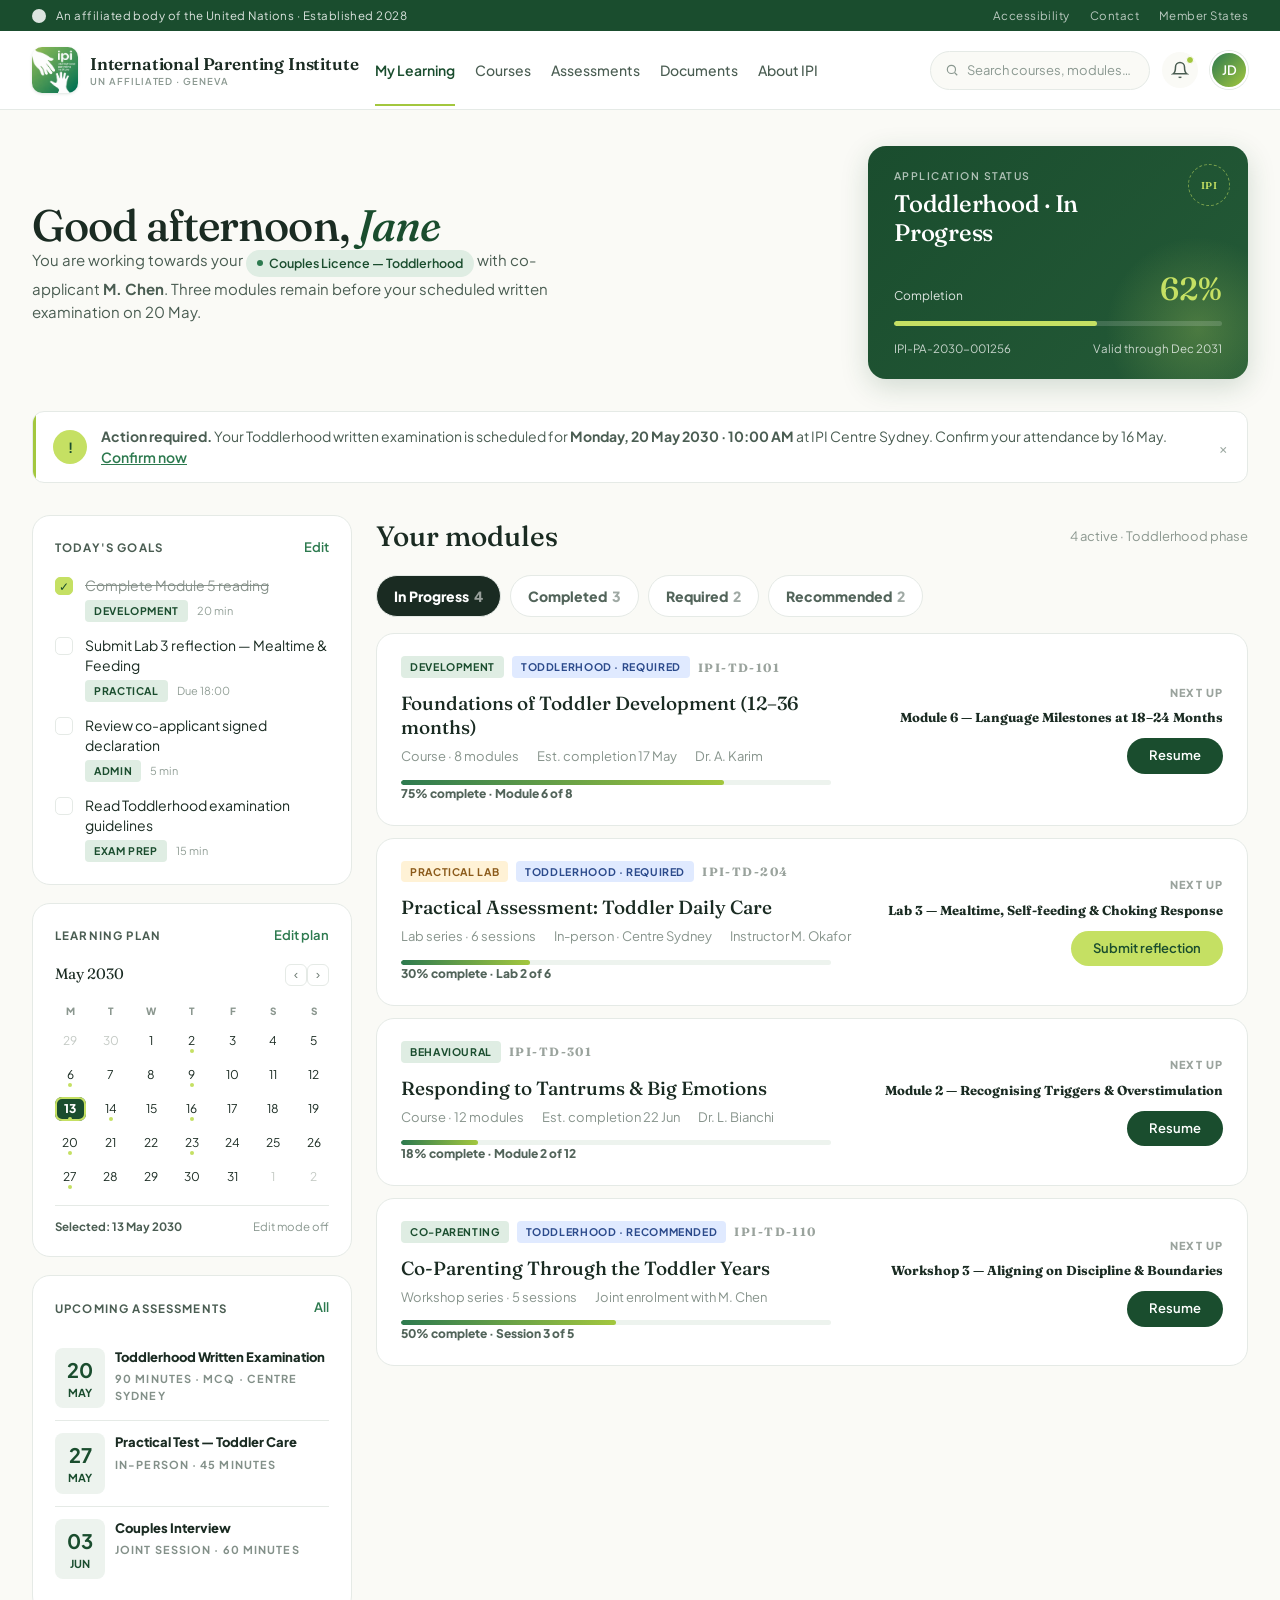
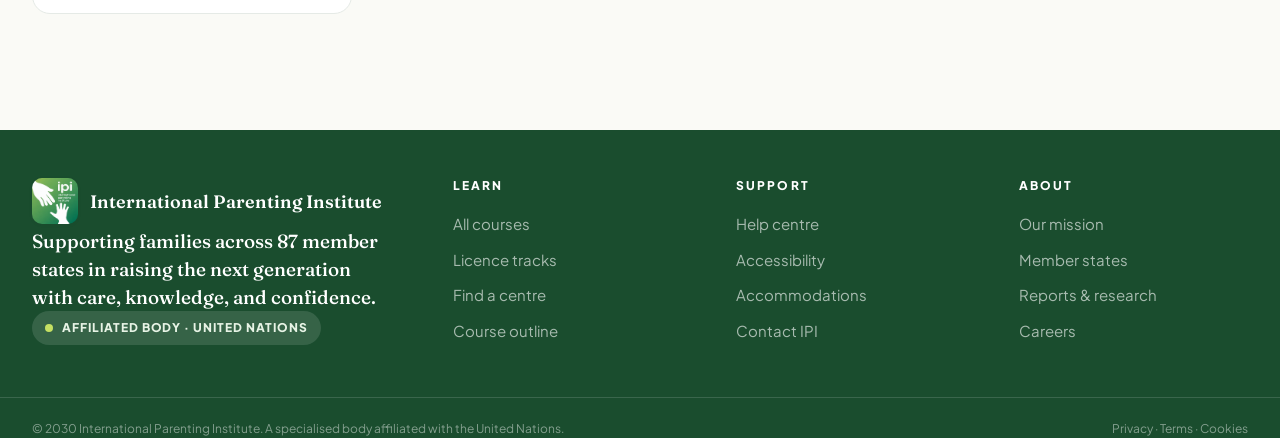
<file: index.html>
<!DOCTYPE html>
<html lang="en">
<head>
<meta charset="UTF-8">
<meta name="viewport" content="width=device-width, initial-scale=1.0">
<title>IPI Learning Portal — Your Path to Parenthood</title>
<link rel="preconnect" href="https://fonts.googleapis.com">
<link rel="preconnect" href="https://fonts.gstatic.com" crossorigin>
<link href="https://fonts.googleapis.com/css2?family=Fraunces:opsz,wght@9..144,400;9..144,500;9..144,600;9..144,700&family=Plus+Jakarta+Sans:wght@400;500;600;700&display=swap" rel="stylesheet">
<link rel="stylesheet" href="styles.css">
</head>
<body>

<!-- UN STRIP -->
<div class="un-strip">
  <div class="un-strip-inner">
    <div class="left">
      <span class="un-emblem"></span>
      <span>An affiliated body of the United Nations · Established 2028</span>
    </div>
    <div class="right">
      <a href="https://ipi.int/accessibility">Accessibility</a>
      <a href="https://ipi.int/contact">Contact</a>
      <a href="https://ipi.int/about/member-states">Member States</a>
    </div>
  </div>
</div>

<!-- MAIN NAV -->
<nav class="nav">
  <div class="nav-inner">
    <a href="https://ipi.int" class="logo" style="text-decoration:none;">
      <div class="logo-mark"><img src="ipi_logo.png" alt="IPI"></div>
      <div class="logo-text">
        International Parenting Institute
        <small>UN Affiliated · Geneva</small>
      </div>
    </a>
    <div class="nav-links">
      <a href="index.html" class="active">My Learning</a>
      <a href="courses.html">Courses</a>
      <a href="assessment.html">Assessments</a>
      <a href="submission.html">Documents</a>
      <a href="about.html">About IPI</a>
    </div>
    <div class="nav-actions">
      <div class="nav-search">
        <svg width="14" height="14" viewBox="0 0 24 24" fill="none" stroke="currentColor" stroke-width="2"><circle cx="11" cy="11" r="7"/><path d="m21 21-4.3-4.3"/></svg>
        <span>Search courses, modules…</span>
      </div>
      <div class="icon-btn">
        <svg width="18" height="18" viewBox="0 0 24 24" fill="none" stroke="currentColor" stroke-width="2"><path d="M6 8a6 6 0 0 1 12 0c0 7 3 9 3 9H3s3-2 3-9"/><path d="M10.3 21a1.94 1.94 0 0 0 3.4 0"/></svg>
        <span class="badge"></span>
      </div>
      <div class="avatar">JD</div>
    </div>
  </div>
</nav>

<!-- MAIN -->
<div class="main">

  <!-- GREETING -->
  <div class="greeting-row">
    <div class="greeting-text">
      <h1>Good afternoon, <span class="name">Jane</span></h1>
      <p class="sub">
        You are working towards your
        <span class="track">Couples Licence — Toddlerhood</span>
        with co-applicant <strong>M. Chen</strong>. Three modules remain before your scheduled written examination on 20 May.
      </p>
    </div>
    <div class="license-card">
      <div class="seal">IPI</div>
      <div class="label">Application status</div>
      <div class="tier">Toddlerhood · In Progress</div>
      <div class="progress-meta">
        <span>Completion</span>
        <strong>62%</strong>
      </div>
      <div class="progress-bar"><div class="progress-fill"></div></div>
      <div class="meta-row">
        <span>IPI-PA-2030-001256</span>
        <span>Valid through Dec 2031</span>
      </div>
    </div>
  </div>

  <!-- ALERT -->
  <div class="alert">
    <div class="alert-icon">!</div>
    <div class="alert-content">
      <strong>Action required.</strong> Your Toddlerhood written examination is scheduled for <strong>Monday, 20 May 2030 · 10:00 AM</strong> at IPI Centre Sydney. Confirm your attendance by 16 May. <a href="assessment.html">Confirm now</a>
    </div>
    <div class="alert-dismiss">×</div>
  </div>

  <!-- DASHBOARD -->
  <div class="dashboard">

    <!-- SIDEBAR -->
    <aside>

      <!-- TODAY'S GOALS -->
      <div class="card">
        <div class="card-header">
          <div class="card-title">Today's Goals</div>
          <a href="https://learn.ipi.int/me/goals" class="card-link">Edit</a>
        </div>
        <div class="goal-list">
          <div class="goal-item" role="button" tabindex="0" aria-pressed="true">
            <div class="goal-check done"></div>
            <div class="goal-content">
              <div class="goal-text done">Complete Module 5 reading</div>
              <div class="goal-meta"><span class="tag">Development</span><span>20 min</span></div>
            </div>
          </div>
          <div class="goal-item" role="button" tabindex="0" aria-pressed="false">
            <div class="goal-check"></div>
            <div class="goal-content">
              <div class="goal-text">Submit Lab 3 reflection — Mealtime &amp; Feeding</div>
              <div class="goal-meta"><span class="tag">Practical</span><span>Due 18:00</span></div>
            </div>
          </div>
          <div class="goal-item" role="button" tabindex="0" aria-pressed="false">
            <div class="goal-check"></div>
            <div class="goal-content">
              <div class="goal-text">Review co-applicant signed declaration</div>
              <div class="goal-meta"><span class="tag">Admin</span><span>5 min</span></div>
            </div>
          </div>
          <div class="goal-item" role="button" tabindex="0" aria-pressed="false">
            <div class="goal-check"></div>
            <div class="goal-content">
              <div class="goal-text">Read Toddlerhood examination guidelines</div>
              <div class="goal-meta"><span class="tag">Exam prep</span><span>15 min</span></div>
            </div>
          </div>
        </div>
      </div>

      <!-- LEARNING PLAN / CALENDAR -->
      <div class="card learning-plan-card">
        <div class="card-header">
          <div class="card-title">Learning Plan</div>
          <a href="#" class="card-link plan-edit">Edit plan</a>
        </div>
        <div class="cal-head">
          <div class="cal-month">May 2030</div>
          <div class="cal-nav">
            <button>‹</button><button>›</button>
          </div>
        </div>
        <div class="cal-grid">
          <div class="cal-day-name">M</div>
          <div class="cal-day-name">T</div>
          <div class="cal-day-name">W</div>
          <div class="cal-day-name">T</div>
          <div class="cal-day-name">F</div>
          <div class="cal-day-name">S</div>
          <div class="cal-day-name">S</div>

          <div class="cal-day muted" role="button" tabindex="0" data-date="29 Apr 2030">29</div>
          <div class="cal-day muted" role="button" tabindex="0" data-date="30 Apr 2030">30</div>
          <div class="cal-day" role="button" tabindex="0" data-date="1 May 2030">1</div>
          <div class="cal-day scheduled" role="button" tabindex="0" data-date="2 May 2030">2</div>
          <div class="cal-day" role="button" tabindex="0" data-date="3 May 2030">3</div>
          <div class="cal-day" role="button" tabindex="0" data-date="4 May 2030">4</div>
          <div class="cal-day" role="button" tabindex="0" data-date="5 May 2030">5</div>

          <div class="cal-day scheduled" role="button" tabindex="0" data-date="6 May 2030">6</div>
          <div class="cal-day" role="button" tabindex="0" data-date="7 May 2030">7</div>
          <div class="cal-day" role="button" tabindex="0" data-date="8 May 2030">8</div>
          <div class="cal-day scheduled" role="button" tabindex="0" data-date="9 May 2030">9</div>
          <div class="cal-day" role="button" tabindex="0" data-date="10 May 2030">10</div>
          <div class="cal-day" role="button" tabindex="0" data-date="11 May 2030">11</div>
          <div class="cal-day" role="button" tabindex="0" data-date="12 May 2030">12</div>

          <div class="cal-day today scheduled selected" role="button" tabindex="0" data-date="13 May 2030">13</div>
          <div class="cal-day scheduled" role="button" tabindex="0" data-date="14 May 2030">14</div>
          <div class="cal-day" role="button" tabindex="0" data-date="15 May 2030">15</div>
          <div class="cal-day scheduled" role="button" tabindex="0" data-date="16 May 2030">16</div>
          <div class="cal-day" role="button" tabindex="0" data-date="17 May 2030">17</div>
          <div class="cal-day" role="button" tabindex="0" data-date="18 May 2030">18</div>
          <div class="cal-day" role="button" tabindex="0" data-date="19 May 2030">19</div>

          <div class="cal-day scheduled" role="button" tabindex="0" data-date="20 May 2030">20</div>
          <div class="cal-day" role="button" tabindex="0" data-date="21 May 2030">21</div>
          <div class="cal-day" role="button" tabindex="0" data-date="22 May 2030">22</div>
          <div class="cal-day scheduled" role="button" tabindex="0" data-date="23 May 2030">23</div>
          <div class="cal-day" role="button" tabindex="0" data-date="24 May 2030">24</div>
          <div class="cal-day" role="button" tabindex="0" data-date="25 May 2030">25</div>
          <div class="cal-day" role="button" tabindex="0" data-date="26 May 2030">26</div>

          <div class="cal-day scheduled" role="button" tabindex="0" data-date="27 May 2030">27</div>
          <div class="cal-day" role="button" tabindex="0" data-date="28 May 2030">28</div>
          <div class="cal-day" role="button" tabindex="0" data-date="29 May 2030">29</div>
          <div class="cal-day" role="button" tabindex="0" data-date="30 May 2030">30</div>
          <div class="cal-day" role="button" tabindex="0" data-date="31 May 2030">31</div>
          <div class="cal-day muted" role="button" tabindex="0" data-date="1 Jun 2030">1</div>
          <div class="cal-day muted" role="button" tabindex="0" data-date="2 Jun 2030">2</div>
        </div>
        <div class="plan-summary">
          <span class="plan-selected-date">Selected: 13 May 2030</span>
          <span class="plan-edit-hint">Edit mode off</span>
        </div>
      </div>

      <!-- UPCOMING ASSESSMENTS -->
      <div class="card">
        <div class="card-header">
          <div class="card-title">Upcoming Assessments</div>
          <a href="assessment.html" class="card-link">All</a>
        </div>
        <div class="assessment-row">
          <div class="assessment-date"><div class="day">20</div><div class="month">May</div></div>
          <div class="assessment-info">
            <div class="name">Toddlerhood Written Examination</div>
            <div class="type">90 minutes · MCQ · Centre Sydney</div>
          </div>
        </div>
        <div class="assessment-row">
          <div class="assessment-date"><div class="day">27</div><div class="month">May</div></div>
          <div class="assessment-info">
            <div class="name">Practical Test — Toddler Care</div>
            <div class="type">In-person · 45 minutes</div>
          </div>
        </div>
        <div class="assessment-row">
          <div class="assessment-date"><div class="day">03</div><div class="month">Jun</div></div>
          <div class="assessment-info">
            <div class="name">Couples Interview</div>
            <div class="type">Joint session · 60 minutes</div>
          </div>
        </div>
      </div>

    </aside>

    <!-- COURSE LIST -->
    <main>
      <div class="section-head">
        <h2>Your modules</h2>
        <div class="meta">4 active · Toddlerhood phase</div>
      </div>

      <div class="tabs" role="tablist" aria-label="Module filters">
        <button class="tab active" type="button" data-filter="progress">In Progress<span class="count">4</span></button>
        <button class="tab" type="button" data-filter="completed">Completed<span class="count">3</span></button>
        <button class="tab" type="button" data-filter="required">Required<span class="count">2</span></button>
        <button class="tab" type="button" data-filter="recommended">Recommended<span class="count">2</span></button>
      </div>

      <!-- CARD 1 -->
      <div class="course-card module-card" data-status="progress required" data-phase="toddlerhood">
        <div>
          <div class="course-meta">
            <span class="course-tag">Development</span>
            <span class="course-tag tier-2">Toddlerhood · Required</span>
            <span class="course-code">IPI-TD-101</span>
          </div>
          <div class="course-title">Foundations of Toddler Development (12–36 months)</div>
          <div class="course-stats">
            <span>Course · 8 modules</span>
            <span>Est. completion 17 May</span>
            <span>Dr. A. Karim</span>
          </div>
          <div class="course-progress-wrap">
            <div class="course-progress"><div class="fill" style="width: 75%"></div></div>
            <div class="course-progress-label">75% complete · Module 6 of 8</div>
          </div>
        </div>
        <div class="course-action">
          <div class="next-item">Next up<strong>Module 6 — Language Milestones at 18–24 Months</strong></div>
          <a href="course_resume.html?course=IPI-TD-101" class="btn btn-primary">Resume</a>
        </div>
      </div>

      <!-- CARD 2 -->
      <div class="course-card module-card" data-status="progress required" data-phase="toddlerhood">
        <div>
          <div class="course-meta">
            <span class="course-tag practical">Practical Lab</span>
            <span class="course-tag tier-2">Toddlerhood · Required</span>
            <span class="course-code">IPI-TD-204</span>
          </div>
          <div class="course-title">Practical Assessment: Toddler Daily Care</div>
          <div class="course-stats">
            <span>Lab series · 6 sessions</span>
            <span>In-person · Centre Sydney</span>
            <span>Instructor M. Okafor</span>
          </div>
          <div class="course-progress-wrap">
            <div class="course-progress"><div class="fill" style="width: 30%"></div></div>
            <div class="course-progress-label">30% complete · Lab 2 of 6</div>
          </div>
        </div>
        <div class="course-action">
          <div class="next-item">Next up<strong>Lab 3 — Mealtime, Self-feeding &amp; Choking Response</strong></div>
          <a href="submission.html" class="btn btn-accent">Submit reflection</a>
        </div>
      </div>

      <!-- CARD 3 -->
      <div class="course-card module-card" data-status="progress recommended" data-phase="toddlerhood">
        <div>
          <div class="course-meta">
            <span class="course-tag">Behavioural</span>
            <span class="course-code">IPI-TD-301</span>
          </div>
          <div class="course-title">Responding to Tantrums &amp; Big Emotions</div>
          <div class="course-stats">
            <span>Course · 12 modules</span>
            <span>Est. completion 22 Jun</span>
            <span>Dr. L. Bianchi</span>
          </div>
          <div class="course-progress-wrap">
            <div class="course-progress"><div class="fill" style="width: 18%"></div></div>
            <div class="course-progress-label">18% complete · Module 2 of 12</div>
          </div>
        </div>
        <div class="course-action">
          <div class="next-item">Next up<strong>Module 2 — Recognising Triggers &amp; Overstimulation</strong></div>
          <a href="course_resume.html?course=IPI-TD-301" class="btn btn-primary">Resume</a>
        </div>
      </div>

      <!-- CARD 4 -->
      <div class="course-card module-card" data-status="progress recommended" data-phase="toddlerhood">
        <div>
          <div class="course-meta">
            <span class="course-tag">Co-parenting</span>
            <span class="course-tag tier-2">Toddlerhood · Recommended</span>
            <span class="course-code">IPI-TD-110</span>
          </div>
          <div class="course-title">Co-Parenting Through the Toddler Years</div>
          <div class="course-stats">
            <span>Workshop series · 5 sessions</span>
            <span>Joint enrolment with M. Chen</span>
          </div>
          <div class="course-progress-wrap">
            <div class="course-progress"><div class="fill" style="width: 50%"></div></div>
            <div class="course-progress-label">50% complete · Session 3 of 5</div>
          </div>
        </div>
        <div class="course-action">
          <div class="next-item">Next up<strong>Workshop 3 — Aligning on Discipline &amp; Boundaries</strong></div>
          <a href="course_resume.html?course=IPI-TD-110" class="btn btn-primary">Resume</a>
        </div>
      </div>

      <div class="course-card module-card is-complete" data-status="completed" data-phase="infancy" hidden>
        <div>
          <div class="course-meta">
            <span class="course-tag">Infancy</span>
            <span class="course-tag tier-2">Completed</span>
            <span class="course-code">IPI-IN-101</span>
          </div>
          <div class="course-title">Infant Safety, Attachment &amp; Sleep Foundations</div>
          <div class="course-stats">
            <span>0-12 months</span>
            <span>Completed 14 Feb 2030</span>
            <span>Review only</span>
          </div>
          <div class="course-progress-wrap">
            <div class="course-progress"><div class="fill" style="width: 100%"></div></div>
            <div class="course-progress-label">100% complete · Infancy phase completed</div>
          </div>
        </div>
        <div class="course-action">
          <div class="next-item">Status<strong>Completed phase material</strong></div>
          <a href="course_review.html?course=IPI-IN-101" class="btn btn-ghost">Review</a>
        </div>
      </div>

      <div class="course-card module-card is-complete" data-status="completed" data-phase="infancy" hidden>
        <div>
          <div class="course-meta">
            <span class="course-tag">Infancy</span>
            <span class="course-tag tier-2">Completed</span>
            <span class="course-code">IPI-IN-120</span>
          </div>
          <div class="course-title">Feeding, Hygiene &amp; Health Checks</div>
          <div class="course-stats">
            <span>0-12 months</span>
            <span>Completed 28 Feb 2030</span>
            <span>Review only</span>
          </div>
          <div class="course-progress-wrap">
            <div class="course-progress"><div class="fill" style="width: 100%"></div></div>
            <div class="course-progress-label">100% complete · Infancy phase completed</div>
          </div>
        </div>
        <div class="course-action">
          <div class="next-item">Status<strong>Completed phase material</strong></div>
          <a href="course_review.html?course=IPI-IN-120" class="btn btn-ghost">Review</a>
        </div>
      </div>

      <div class="course-card module-card is-complete" data-status="completed" data-phase="infancy" hidden>
        <div>
          <div class="course-meta">
            <span class="course-tag practical">Practical Lab</span>
            <span class="course-tag tier-2">Completed</span>
            <span class="course-code">IPI-IN-204</span>
          </div>
          <div class="course-title">Infant Emergency Response Lab</div>
          <div class="course-stats">
            <span>Practical lab</span>
            <span>Completed 08 Mar 2030</span>
            <span>Certificate recorded</span>
          </div>
          <div class="course-progress-wrap">
            <div class="course-progress"><div class="fill" style="width: 100%"></div></div>
            <div class="course-progress-label">100% complete · Infancy phase completed</div>
          </div>
        </div>
        <div class="course-action">
          <div class="next-item">Status<strong>Completed practical</strong></div>
          <a href="course_review.html?course=IPI-IN-204" class="btn btn-ghost">Review</a>
        </div>
      </div>
    </main>

  </div>
</div>

<!-- FOOTER -->
<footer>
  <div class="footer-inner">
    <div class="footer-brand">
      <div style="display:flex; align-items:center; gap:12px; margin-bottom:4px;">
        <div class="logo-mark"><img src="ipi_logo.png" alt="IPI"></div>
        <div style="font-family:'Fraunces',serif; font-size:18px; font-weight:600; color:white;">International Parenting Institute</div>
      </div>
      <p class="tagline">Supporting families across 87 member states in raising the next generation with care, knowledge, and confidence.</p>
      <div class="un-badge">
        <span style="width:8px; height:8px; border-radius:50%; background:var(--accent); display:inline-block;"></span>
        Affiliated body · United Nations
      </div>
    </div>
    <div>
      <h5>Learn</h5>
      <a href="courses.html">All courses</a>
      <a href="https://ipi.int/licence">Licence tracks</a>
      <a href="https://ipi.int/centres">Find a centre</a>
      <a href="courses.html#toddlerhood">Course outline</a>
    </div>
    <div>
      <h5>Support</h5>
      <a href="https://ipi.int/help">Help centre</a>
      <a href="https://ipi.int/accessibility">Accessibility</a>
      <a href="https://ipi.int/accommodations">Accommodations</a>
      <a href="https://ipi.int/contact">Contact IPI</a>
    </div>
    <div>
      <h5>About</h5>
      <a href="https://ipi.int/about/mission">Our mission</a>
      <a href="https://ipi.int/about/member-states">Member states</a>
      <a href="https://ipi.int/research">Reports &amp; research</a>
      <a href="https://ipi.int/careers">Careers</a>
    </div>
  </div>
  <div class="footer-meta">
    <span>© 2030 International Parenting Institute. A specialised body affiliated with the United Nations.</span>
    <span>Privacy · Terms · Cookies</span>
  </div>
</footer>

<script>
  document.querySelectorAll(".goal-item").forEach((item) => {
    const toggleGoal = () => {
      const isDone = item.getAttribute("aria-pressed") === "true";
      item.setAttribute("aria-pressed", String(!isDone));
      item.querySelector(".goal-check")?.classList.toggle("done", !isDone);
      item.querySelector(".goal-text")?.classList.toggle("done", !isDone);
    };

    item.addEventListener("click", toggleGoal);
    item.addEventListener("keydown", (event) => {
      if (event.key === "Enter" || event.key === " ") {
        event.preventDefault();
        toggleGoal();
      }
    });
  });

  const learningPlan = document.querySelector(".learning-plan-card");
  if (learningPlan) {
    const editPlan = learningPlan.querySelector(".plan-edit");
    const selectedDate = learningPlan.querySelector(".plan-selected-date");
    const editHint = learningPlan.querySelector(".plan-edit-hint");
    const days = learningPlan.querySelectorAll(".cal-day");

    const selectDay = (day) => {
      days.forEach((item) => item.classList.remove("selected"));
      day.classList.add("selected");
      selectedDate.textContent = `Selected: ${day.dataset.date}`;
    };

    days.forEach((day) => {
      const choose = () => {
        selectDay(day);
        if (learningPlan.classList.contains("editing")) {
          day.classList.toggle("scheduled");
          editHint.textContent = day.classList.contains("scheduled")
            ? "Plan added for selected date"
            : "Plan removed for selected date";
        }
      };

      day.addEventListener("click", choose);
      day.addEventListener("keydown", (event) => {
        if (event.key === "Enter" || event.key === " ") {
          event.preventDefault();
          choose();
        }
      });
    });

    editPlan.addEventListener("click", (event) => {
      event.preventDefault();
      const isEditing = learningPlan.classList.toggle("editing");
      editPlan.textContent = isEditing ? "Save plan" : "Edit plan";
      editHint.textContent = isEditing
        ? "Editing: click dates to add or remove plans"
        : "Edit mode off";
    });
  }

  const moduleTabs = document.querySelectorAll(".tabs .tab");
  const moduleCards = document.querySelectorAll(".module-card");
  const moduleMeta = document.querySelector(".section-head .meta");
  const moduleSummaries = {
    progress: "4 active · Toddlerhood phase",
    completed: "3 completed · Infancy review",
    required: "2 required · Toddlerhood assessment",
    recommended: "2 recommended · Toddlerhood support"
  };

  moduleTabs.forEach((tab) => {
    tab.addEventListener("click", () => {
      const filter = tab.dataset.filter;
      moduleTabs.forEach((item) => item.classList.toggle("active", item === tab));
      moduleCards.forEach((card) => {
        const matches = card.dataset.status.split(" ").includes(filter);
        card.hidden = !matches;
      });
      if (moduleMeta) moduleMeta.textContent = moduleSummaries[filter];
    });
  });
</script>
</body>
</html>
</file>
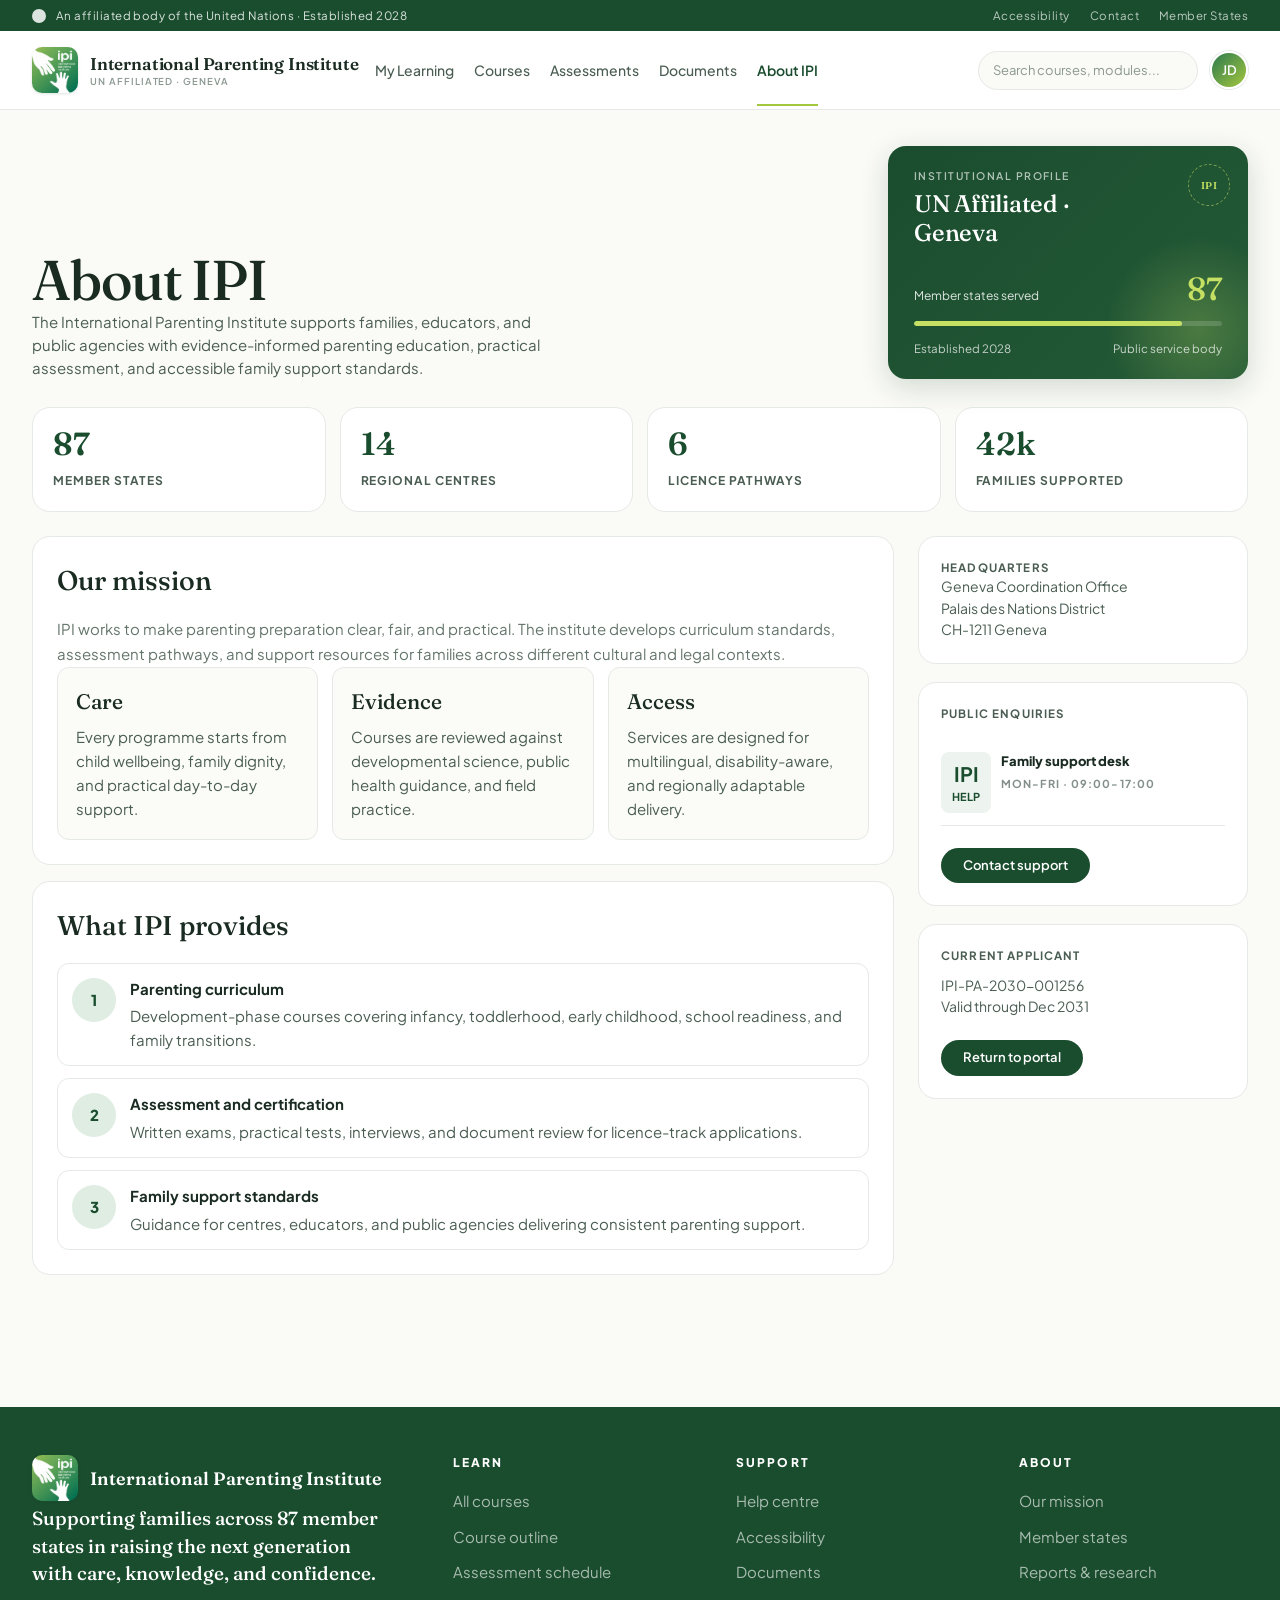
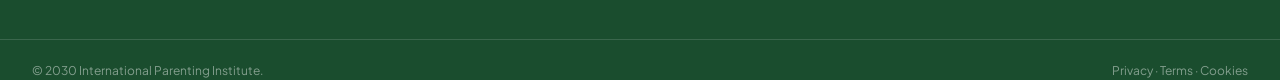
<file: about.html>
<!DOCTYPE html>
<html lang="en">
<head>
<meta charset="UTF-8">
<meta name="viewport" content="width=device-width, initial-scale=1.0">
<title>About IPI — International Parenting Institute</title>
<link rel="preconnect" href="https://fonts.googleapis.com">
<link rel="preconnect" href="https://fonts.gstatic.com" crossorigin>
<link href="https://fonts.googleapis.com/css2?family=Fraunces:opsz,wght@9..144,400;9..144,500;9..144,600;9..144,700&family=Plus+Jakarta+Sans:wght@400;500;600;700;800&display=swap" rel="stylesheet">
<link rel="stylesheet" href="styles.css">
</head>
<body>
<div class="un-strip"><div class="un-strip-inner"><div class="left"><span class="un-emblem"></span><span>An affiliated body of the United Nations · Established 2028</span></div><div class="right"><a href="#">Accessibility</a><a href="#">Contact</a><a href="#">Member States</a></div></div></div>
<nav class="nav"><div class="nav-inner"><a href="index.html" class="logo" style="text-decoration:none;"><div class="logo-mark"><img src="ipi_logo.png" alt="IPI"></div><div class="logo-text">International Parenting Institute<small>UN Affiliated · Geneva</small></div></a><div class="nav-links"><a href="index.html">My Learning</a><a href="courses.html">Courses</a><a href="assessment.html">Assessments</a><a href="submission.html">Documents</a><a href="about.html" class="active">About IPI</a></div><div class="nav-actions"><div class="nav-search"><span>Search courses, modules...</span></div><div class="avatar">JD</div></div></div></nav>

<div class="main">
  <div class="page-hero">
    <div>
      <h1>About IPI</h1>
      <p class="sub">The International Parenting Institute supports families, educators, and public agencies with evidence-informed parenting education, practical assessment, and accessible family support standards.</p>
    </div>
    <div class="license-card"><div class="seal">IPI</div><div class="label">Institutional profile</div><div class="tier">UN Affiliated · Geneva</div><div class="progress-meta"><span>Member states served</span><strong>87</strong></div><div class="progress-bar"><div class="progress-fill" style="width:87%"></div></div><div class="meta-row"><span>Established 2028</span><span>Public service body</span></div></div>
  </div>

  <div class="about-stat-grid">
    <div class="about-stat"><strong>87</strong><span>Member states</span></div>
    <div class="about-stat"><strong>14</strong><span>Regional centres</span></div>
    <div class="about-stat"><strong>6</strong><span>Licence pathways</span></div>
    <div class="about-stat"><strong>42k</strong><span>Families supported</span></div>
  </div>

  <div class="content-grid">
    <main>
      <section class="panel">
        <h2>Our mission</h2>
        <p>IPI works to make parenting preparation clear, fair, and practical. The institute develops curriculum standards, assessment pathways, and support resources for families across different cultural and legal contexts.</p>
        <div class="about-values">
          <div class="value-card"><h3>Care</h3><p>Every programme starts from child wellbeing, family dignity, and practical day-to-day support.</p></div>
          <div class="value-card"><h3>Evidence</h3><p>Courses are reviewed against developmental science, public health guidance, and field practice.</p></div>
          <div class="value-card"><h3>Access</h3><p>Services are designed for multilingual, disability-aware, and regionally adaptable delivery.</p></div>
        </div>
      </section>

      <section class="panel">
        <h2>What IPI provides</h2>
        <div class="about-list">
          <div class="about-list-item"><div class="num">1</div><div><strong>Parenting curriculum</strong><span>Development-phase courses covering infancy, toddlerhood, early childhood, school readiness, and family transitions.</span></div></div>
          <div class="about-list-item"><div class="num">2</div><div><strong>Assessment and certification</strong><span>Written exams, practical tests, interviews, and document review for licence-track applications.</span></div></div>
          <div class="about-list-item"><div class="num">3</div><div><strong>Family support standards</strong><span>Guidance for centres, educators, and public agencies delivering consistent parenting support.</span></div></div>
        </div>
      </section>
    </main>

    <aside>
      <div class="card"><div class="card-title">Headquarters</div><p class="sub" style="font-size:14px;">Geneva Coordination Office<br>Palais des Nations District<br>CH-1211 Geneva</p></div>
      <div class="card"><div class="card-header"><div class="card-title">Public enquiries</div></div><div class="assessment-row"><div class="assessment-date"><div class="day">IPI</div><div class="month">Help</div></div><div class="assessment-info"><div class="name">Family support desk</div><div class="type">Mon-Fri · 09:00-17:00</div></div></div><a class="btn btn-primary" href="submission.html" style="margin-top:22px;">Contact support</a></div>
      <div class="card application-card"><div class="card-title">Current applicant</div><p>IPI-PA-2030-001256<br>Valid through Dec 2031</p><a class="btn btn-primary" href="index.html">Return to portal</a></div>
    </aside>
  </div>
</div>

<footer><div class="footer-inner"><div class="footer-brand"><div style="display:flex;align-items:center;gap:12px;margin-bottom:4px;"><div class="logo-mark"><img src="ipi_logo.png" alt="IPI"></div><div style="font-family:Fraunces,serif;font-size:18px;font-weight:600;color:white;">International Parenting Institute</div></div><p class="tagline">Supporting families across 87 member states in raising the next generation with care, knowledge, and confidence.</p></div><div><h5>Learn</h5><a href="courses.html">All courses</a><a href="courses.html#toddlerhood">Course outline</a><a href="assessment.html">Assessment schedule</a></div><div><h5>Support</h5><a href="#">Help centre</a><a href="#">Accessibility</a><a href="submission.html">Documents</a></div><div><h5>About</h5><a href="about.html">Our mission</a><a href="about.html">Member states</a><a href="about.html">Reports & research</a></div></div><div class="footer-meta"><span>© 2030 International Parenting Institute.</span><span>Privacy · Terms · Cookies</span></div></footer>
</body>
</html>
</file>
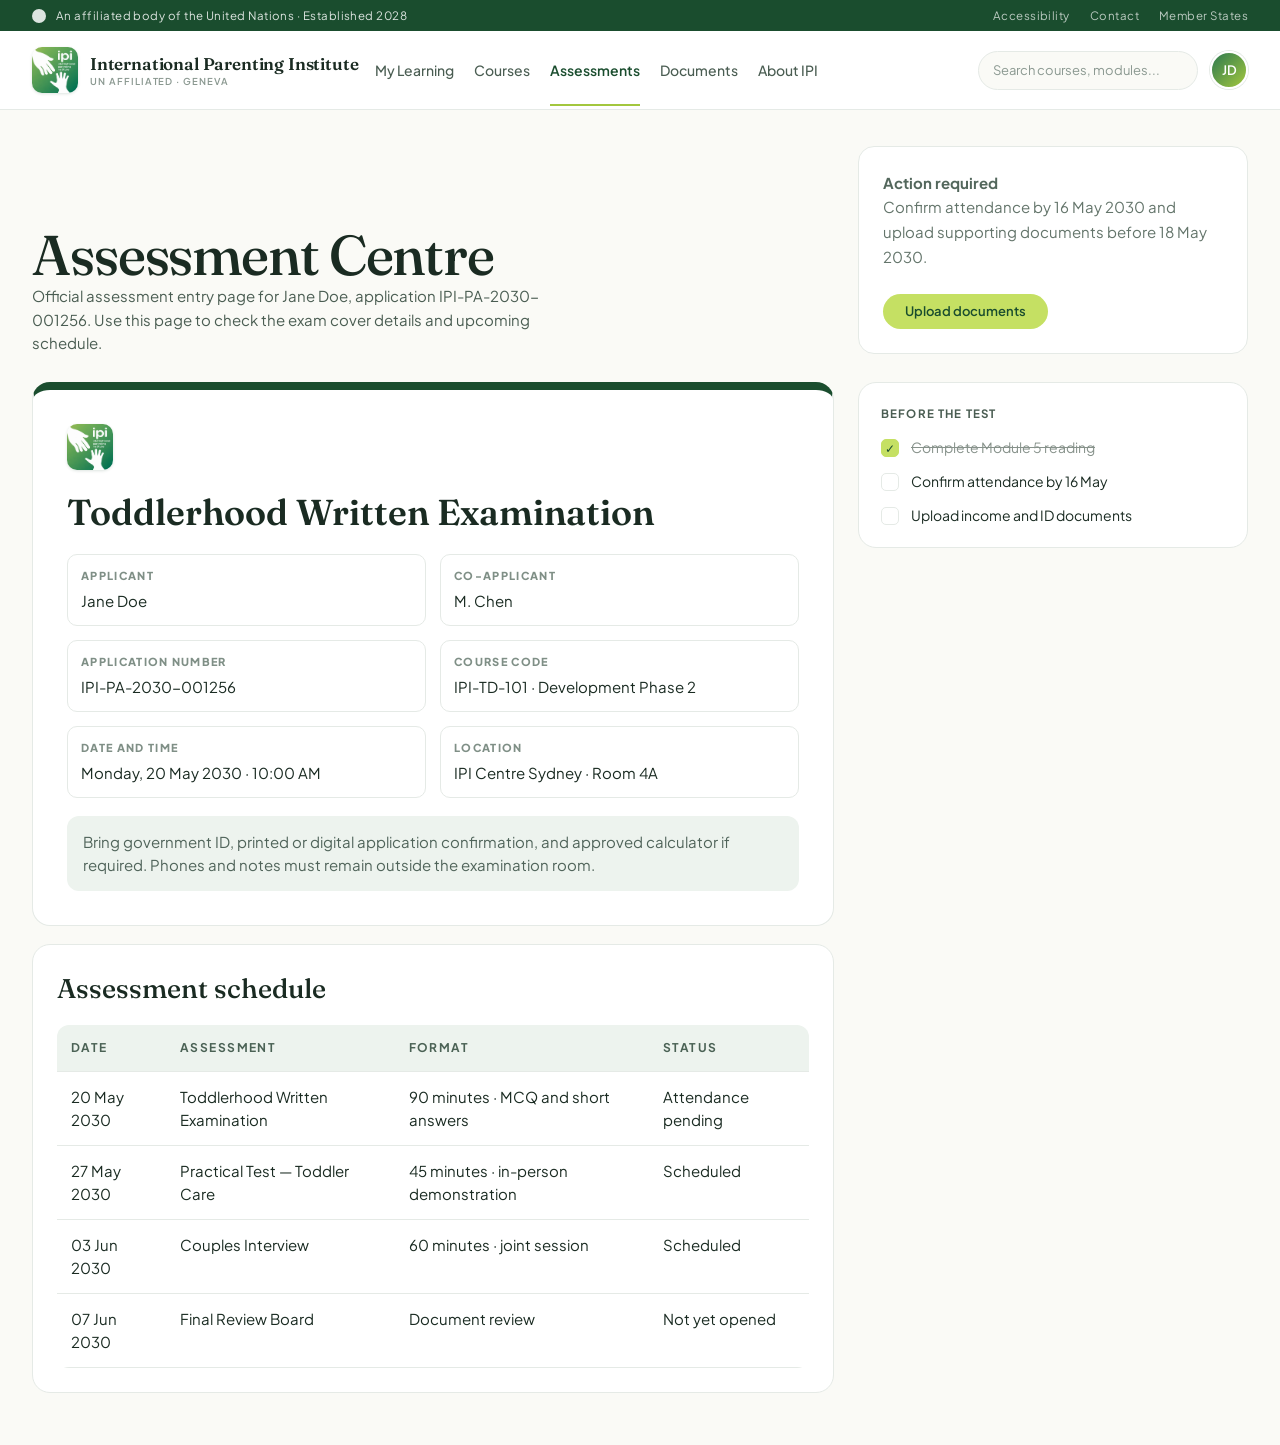
<file: assessment.html>
<!DOCTYPE html>
<html lang="en">
<head>
<meta charset="UTF-8">
<meta name="viewport" content="width=device-width, initial-scale=1.0">
<title>Test Cover Page and Schedule — IPI</title>
<link rel="preconnect" href="https://fonts.googleapis.com">
<link rel="preconnect" href="https://fonts.gstatic.com" crossorigin>
<link href="https://fonts.googleapis.com/css2?family=Fraunces:opsz,wght@9..144,400;9..144,500;9..144,600;9..144,700&family=Plus+Jakarta+Sans:wght@400;500;600;700;800&display=swap" rel="stylesheet">
<link rel="stylesheet" href="styles.css">
</head>
<body>
<div class="un-strip"><div class="un-strip-inner"><div class="left"><span class="un-emblem"></span><span>An affiliated body of the United Nations · Established 2028</span></div><div class="right"><a href="#">Accessibility</a><a href="#">Contact</a><a href="#">Member States</a></div></div></div>
<nav class="nav"><div class="nav-inner"><a href="index.html" class="logo" style="text-decoration:none;"><div class="logo-mark"><img src="ipi_logo.png" alt="IPI"></div><div class="logo-text">International Parenting Institute<small>UN Affiliated · Geneva</small></div></a><div class="nav-links"><a href="index.html">My Learning</a><a href="courses.html">Courses</a><a href="assessment.html" class="active">Assessments</a><a href="submission.html">Documents</a><a href="about.html">About IPI</a></div><div class="nav-actions"><div class="nav-search"><span>Search courses, modules...</span></div><div class="avatar">JD</div></div></div></nav>

<div class="main assessment-page">
  <div class="page-hero"><div><h1>Assessment Centre</h1><p class="sub">Official assessment entry page for Jane Doe, application IPI-PA-2030-001256. Use this page to check the exam cover details and upcoming schedule.</p></div><div class="hero-note"><strong>Action required</strong><p>Confirm attendance by 16 May 2030 and upload supporting documents before 18 May 2030.</p><a class="btn btn-accent" href="submission.html">Upload documents</a></div></div>

  <div class="content-grid">
    <main>
      <section class="test-cover">
        <div class="logo-mark"><img src="ipi_logo.png" alt="IPI"></div>
        <div class="cover-title">Toddlerhood Written Examination</div>
        <div class="cover-grid">
          <div class="cover-field"><span>Applicant</span>Jane Doe</div>
          <div class="cover-field"><span>Co-applicant</span>M. Chen</div>
          <div class="cover-field"><span>Application number</span>IPI-PA-2030-001256</div>
          <div class="cover-field"><span>Course code</span>IPI-TD-101 · Development Phase 2</div>
          <div class="cover-field"><span>Date and time</span>Monday, 20 May 2030 · 10:00 AM</div>
          <div class="cover-field"><span>Location</span>IPI Centre Sydney · Room 4A</div>
        </div>
        <p class="notice" style="margin-top:18px;">Bring government ID, printed or digital application confirmation, and approved calculator if required. Phones and notes must remain outside the examination room.</p>
      </section>

      <section class="panel" style="margin-top:18px;">
        <h2>Assessment schedule</h2>
        <table class="schedule-table">
          <thead><tr><th>Date</th><th>Assessment</th><th>Format</th><th>Status</th></tr></thead>
          <tbody>
            <tr><td>20 May 2030</td><td>Toddlerhood Written Examination</td><td>90 minutes · MCQ and short answers</td><td>Attendance pending</td></tr>
            <tr><td>27 May 2030</td><td>Practical Test — Toddler Care</td><td>45 minutes · in-person demonstration</td><td>Scheduled</td></tr>
            <tr><td>03 Jun 2030</td><td>Couples Interview</td><td>60 minutes · joint session</td><td>Scheduled</td></tr>
            <tr><td>07 Jun 2030</td><td>Final Review Board</td><td>Document review</td><td>Not yet opened</td></tr>
          </tbody>
        </table>
      </section>
    </main>
    <aside><div class="card"><div class="card-title">Before the test</div><div class="goal-list" style="margin-top:16px;"><div class="goal-item" role="button" tabindex="0" aria-pressed="true"><div class="goal-check done"></div><div class="goal-content"><div class="goal-text done">Complete Module 5 reading</div></div></div><div class="goal-item" role="button" tabindex="0" aria-pressed="false"><div class="goal-check"></div><div class="goal-content"><div class="goal-text">Confirm attendance by 16 May</div></div></div><div class="goal-item" role="button" tabindex="0" aria-pressed="false"><div class="goal-check"></div><div class="goal-content"><div class="goal-text">Upload income and ID documents</div></div></div></div></div></aside>
  </div>
</div>
<script>
  document.querySelectorAll(".goal-item").forEach((item) => {
    const toggleGoal = () => {
      const isDone = item.getAttribute("aria-pressed") === "true";
      item.setAttribute("aria-pressed", String(!isDone));
      item.querySelector(".goal-check")?.classList.toggle("done", !isDone);
      item.querySelector(".goal-text")?.classList.toggle("done", !isDone);
    };

    item.addEventListener("click", toggleGoal);
    item.addEventListener("keydown", (event) => {
      if (event.key === "Enter" || event.key === " ") {
        event.preventDefault();
        toggleGoal();
      }
    });
  });
</script>
</body>
</html>
</file>
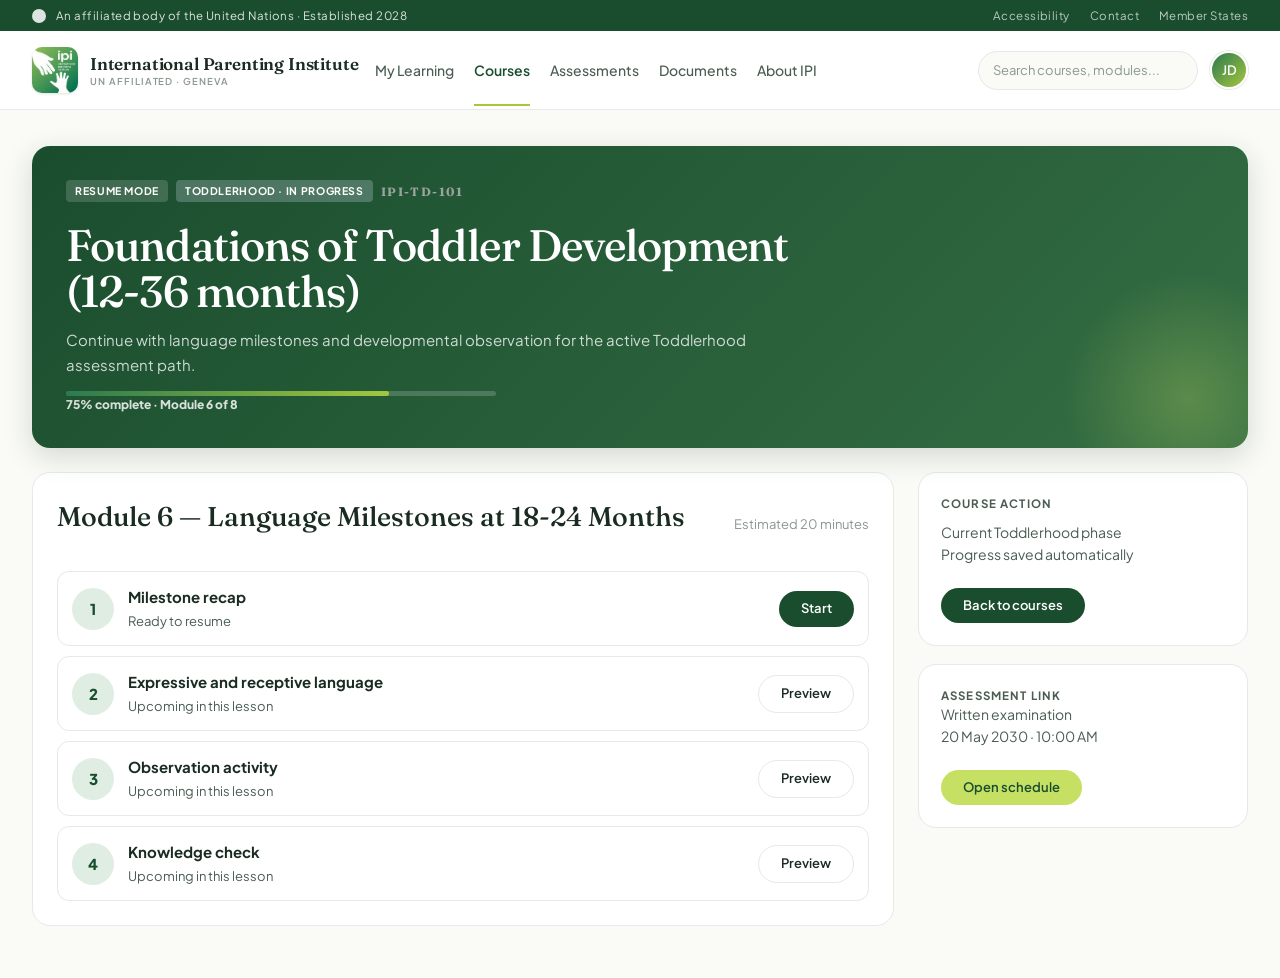
<file: course_resume.html>
<!DOCTYPE html>
<html lang="en">
<head>
<meta charset="UTF-8">
<meta name="viewport" content="width=device-width, initial-scale=1.0">
<title>Course Resume — IPI</title>
<link rel="preconnect" href="https://fonts.googleapis.com">
<link rel="preconnect" href="https://fonts.gstatic.com" crossorigin>
<link href="https://fonts.googleapis.com/css2?family=Fraunces:opsz,wght@9..144,400;9..144,500;9..144,600;9..144,700&family=Plus+Jakarta+Sans:wght@400;500;600;700;800&display=swap" rel="stylesheet">
<link rel="stylesheet" href="styles.css">
</head>
<body>
<div class="un-strip"><div class="un-strip-inner"><div class="left"><span class="un-emblem"></span><span>An affiliated body of the United Nations · Established 2028</span></div><div class="right"><a href="#">Accessibility</a><a href="#">Contact</a><a href="#">Member States</a></div></div></div>
<nav class="nav"><div class="nav-inner"><a href="index.html" class="logo" style="text-decoration:none;"><div class="logo-mark"><img src="ipi_logo.png" alt="IPI"></div><div class="logo-text">International Parenting Institute<small>UN Affiliated · Geneva</small></div></a><div class="nav-links"><a href="index.html">My Learning</a><a href="courses.html" class="active">Courses</a><a href="assessment.html">Assessments</a><a href="submission.html">Documents</a><a href="about.html">About IPI</a></div><div class="nav-actions"><div class="nav-search"><span>Search courses, modules...</span></div><div class="avatar">JD</div></div></div></nav>

<div class="main">
  <section class="course-cover">
    <div class="course-meta"><span class="course-tag">Resume mode</span><span class="course-tag tier-2">Toddlerhood · In progress</span><span class="course-code" id="resume-code">IPI-TD-101</span></div>
    <h1 id="resume-title">Foundations of Toddler Development (12-36 months)</h1>
    <p id="resume-summary">Continue the active Toddlerhood course from the next scheduled module.</p>
    <div class="course-progress-wrap"><div class="course-progress"><div class="fill" id="resume-fill" style="width:75%"></div></div><div class="course-progress-label" id="resume-progress">75% complete · Module 6 of 8</div></div>
  </section>

  <div class="detail-grid">
    <main>
      <section class="panel">
        <div class="section-head"><h2 id="resume-section-title">Next lesson</h2><div class="meta" id="resume-meta">Estimated 20 minutes</div></div>
        <div class="module-list" id="resume-modules"></div>
      </section>
    </main>
    <aside>
      <div class="card application-card"><div class="card-title">Course action</div><p id="resume-status">Current Toddlerhood phase<br>Progress saved automatically</p><a class="btn btn-primary" href="courses.html#toddlerhood-curriculum">Back to courses</a></div>
      <div class="card"><div class="card-title">Assessment link</div><p class="sub" style="font-size:14px;">Written examination<br>20 May 2030 · 10:00 AM</p><a class="btn btn-accent" href="assessment.html" style="margin-top:22px;">Open schedule</a></div>
    </aside>
  </div>
</div>

<script>
const resumeCourses = {
  "IPI-TD-101": {
    title: "Foundations of Toddler Development (12-36 months)",
    summary: "Continue with language milestones and developmental observation for the active Toddlerhood assessment path.",
    progress: "75% complete · Module 6 of 8",
    width: "75%",
    next: "Module 6 — Language Milestones at 18-24 Months",
    modules: ["Milestone recap", "Expressive and receptive language", "Observation activity", "Knowledge check"]
  },
  "IPI-TD-301": {
    title: "Responding to Tantrums & Big Emotions",
    summary: "Continue behaviour support content focused on recognising triggers and responding calmly.",
    progress: "18% complete · Module 2 of 12",
    width: "18%",
    next: "Module 2 — Recognising Triggers & Overstimulation",
    modules: ["Trigger mapping", "Overstimulation signs", "Co-regulation script", "Reflection prompt"]
  },
  "IPI-TD-110": {
    title: "Co-Parenting Through the Toddler Years",
    summary: "Continue the joint workshop pathway with co-applicant M. Chen.",
    progress: "50% complete · Session 3 of 5",
    width: "50%",
    next: "Workshop 3 — Aligning on Discipline & Boundaries",
    modules: ["Shared boundaries", "Discipline language", "Conflict repair", "Joint planning note"]
  }
};
const params = new URLSearchParams(location.search);
const code = params.get("course") || "IPI-TD-101";
const course = resumeCourses[code] || resumeCourses["IPI-TD-101"];
document.getElementById("resume-code").textContent = code;
document.getElementById("resume-title").textContent = course.title;
document.getElementById("resume-summary").textContent = course.summary;
document.getElementById("resume-progress").textContent = course.progress;
document.getElementById("resume-fill").style.width = course.width;
document.getElementById("resume-section-title").textContent = course.next;
document.getElementById("resume-modules").innerHTML = course.modules.map((module, index) => `<div class="module-row"><div class="num">${index + 1}</div><div><strong>${module}</strong><span>${index === 0 ? "Ready to resume" : "Upcoming in this lesson"}</span></div><a class="btn ${index === 0 ? "btn-primary" : "btn-ghost"}" href="#">${index === 0 ? "Start" : "Preview"}</a></div>`).join("");
</script>
</body>
</html>
</file>
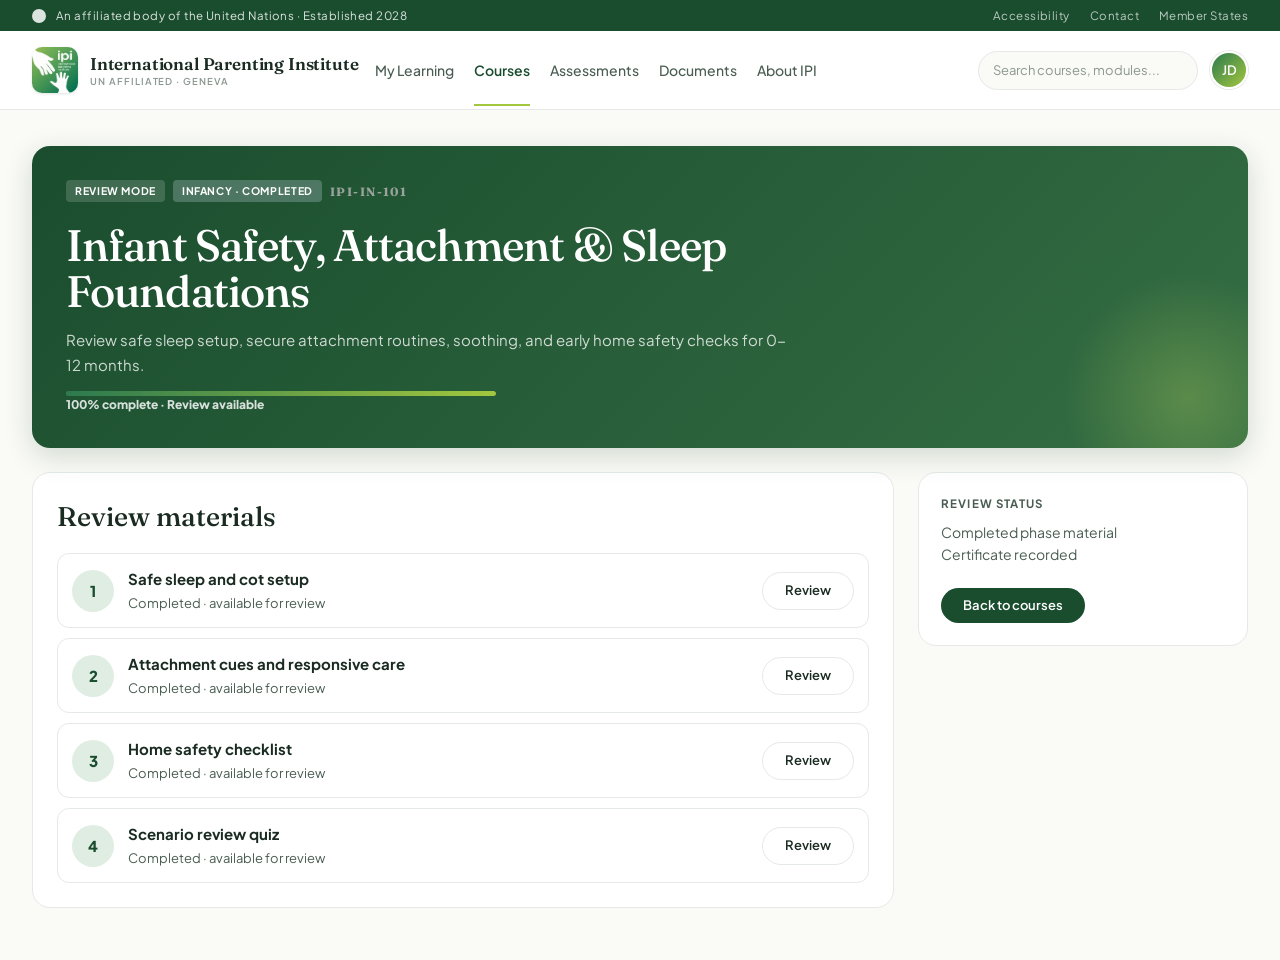
<file: course_review.html>
<!DOCTYPE html>
<html lang="en">
<head>
<meta charset="UTF-8">
<meta name="viewport" content="width=device-width, initial-scale=1.0">
<title>Course Review — IPI</title>
<link rel="preconnect" href="https://fonts.googleapis.com">
<link rel="preconnect" href="https://fonts.gstatic.com" crossorigin>
<link href="https://fonts.googleapis.com/css2?family=Fraunces:opsz,wght@9..144,400;9..144,500;9..144,600;9..144,700&family=Plus+Jakarta+Sans:wght@400;500;600;700;800&display=swap" rel="stylesheet">
<link rel="stylesheet" href="styles.css">
</head>
<body>
<div class="un-strip"><div class="un-strip-inner"><div class="left"><span class="un-emblem"></span><span>An affiliated body of the United Nations · Established 2028</span></div><div class="right"><a href="#">Accessibility</a><a href="#">Contact</a><a href="#">Member States</a></div></div></div>
<nav class="nav"><div class="nav-inner"><a href="ipi_learning_portal.html" class="logo" style="text-decoration:none;"><div class="logo-mark"><img src="ipi_logo.png" alt="IPI"></div><div class="logo-text">International Parenting Institute<small>UN Affiliated · Geneva</small></div></a><div class="nav-links"><a href="ipi_learning_portal.html">My Learning</a><a href="courses.html" class="active">Courses</a><a href="assessment.html">Assessments</a><a href="submission.html">Documents</a><a href="about.html">About IPI</a></div><div class="nav-actions"><div class="nav-search"><span>Search courses, modules...</span></div><div class="avatar">JD</div></div></div></nav>

<div class="main">
  <section class="course-cover">
    <div class="course-meta"><span class="course-tag">Review mode</span><span class="course-tag tier-2" id="review-phase">Infancy · Completed</span><span class="course-code" id="review-code">IPI-IN-101</span></div>
    <h1 id="review-title">Infant Safety, Attachment &amp; Sleep Foundations</h1>
    <p id="review-summary">Review completed Infancy material. This phase is already passed, so content is available for reference rather than active progression.</p>
    <div class="course-progress-wrap"><div class="course-progress"><div class="fill" id="review-fill" style="width:100%"></div></div><div class="course-progress-label" id="review-progress">100% complete · Review available</div></div>
  </section>

  <div class="detail-grid">
    <main>
      <section class="panel">
        <h2>Review materials</h2>
        <div class="module-list" id="review-modules"></div>
      </section>
    </main>
    <aside>
      <div class="card application-card"><div class="card-title">Review status</div><p id="review-status">Completed phase material<br>Certificate recorded</p><a class="btn btn-primary" href="courses.html#infancy-curriculum">Back to courses</a></div>
    </aside>
  </div>
</div>

<script>
const reviewCourses = {
  "IPI-IN-101": {
    title: "Infant Safety, Attachment & Sleep Foundations",
    summary: "Review safe sleep setup, secure attachment routines, soothing, and early home safety checks for 0-12 months.",
    modules: ["Safe sleep and cot setup", "Attachment cues and responsive care", "Home safety checklist", "Scenario review quiz"]
  },
  "IPI-IN-120": {
    title: "Feeding, Hygiene & Health Checks",
    summary: "Review feeding records, hygiene routines, health-warning signs, and appointment preparation for Infancy.",
    modules: ["Bottle and feeding hygiene", "Growth and health check records", "Recognising warning signs", "Care routine review"]
  },
  "IPI-IN-204": {
    title: "Infant Emergency Response Lab",
    summary: "Review completed practical emergency-response guidance and recorded lab outcomes.",
    modules: ["Emergency scene safety", "Infant choking response", "Escalation and reporting", "Completed lab record"]
  }
};
const params = new URLSearchParams(location.search);
const code = params.get("course") || "IPI-IN-101";
const course = reviewCourses[code] || reviewCourses["IPI-IN-101"];
document.getElementById("review-code").textContent = code;
document.getElementById("review-title").textContent = course.title;
document.getElementById("review-summary").textContent = course.summary;
document.getElementById("review-modules").innerHTML = course.modules.map((module, index) => `<div class="module-row"><div class="num">${index + 1}</div><div><strong>${module}</strong><span>Completed · available for review</span></div><a class="btn btn-ghost" href="#">Review</a></div>`).join("");
</script>
</body>
</html>
</file>
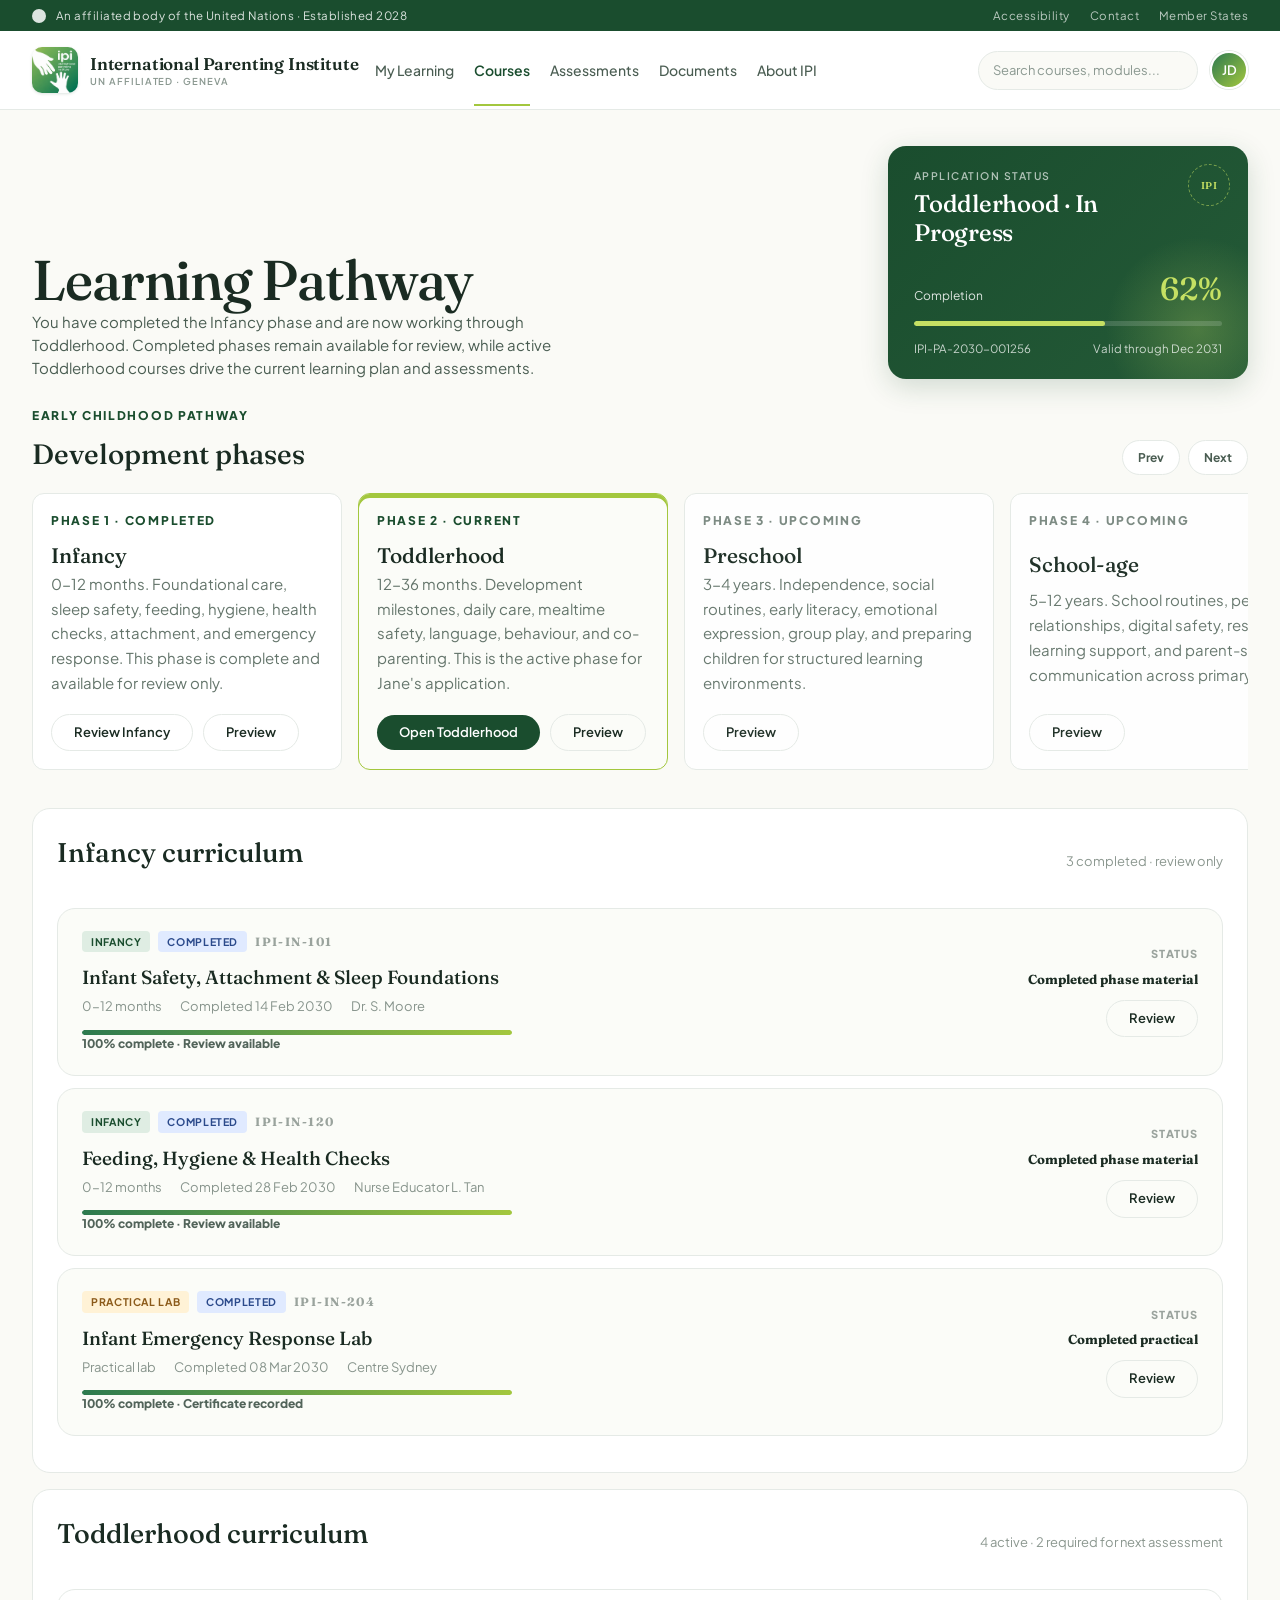
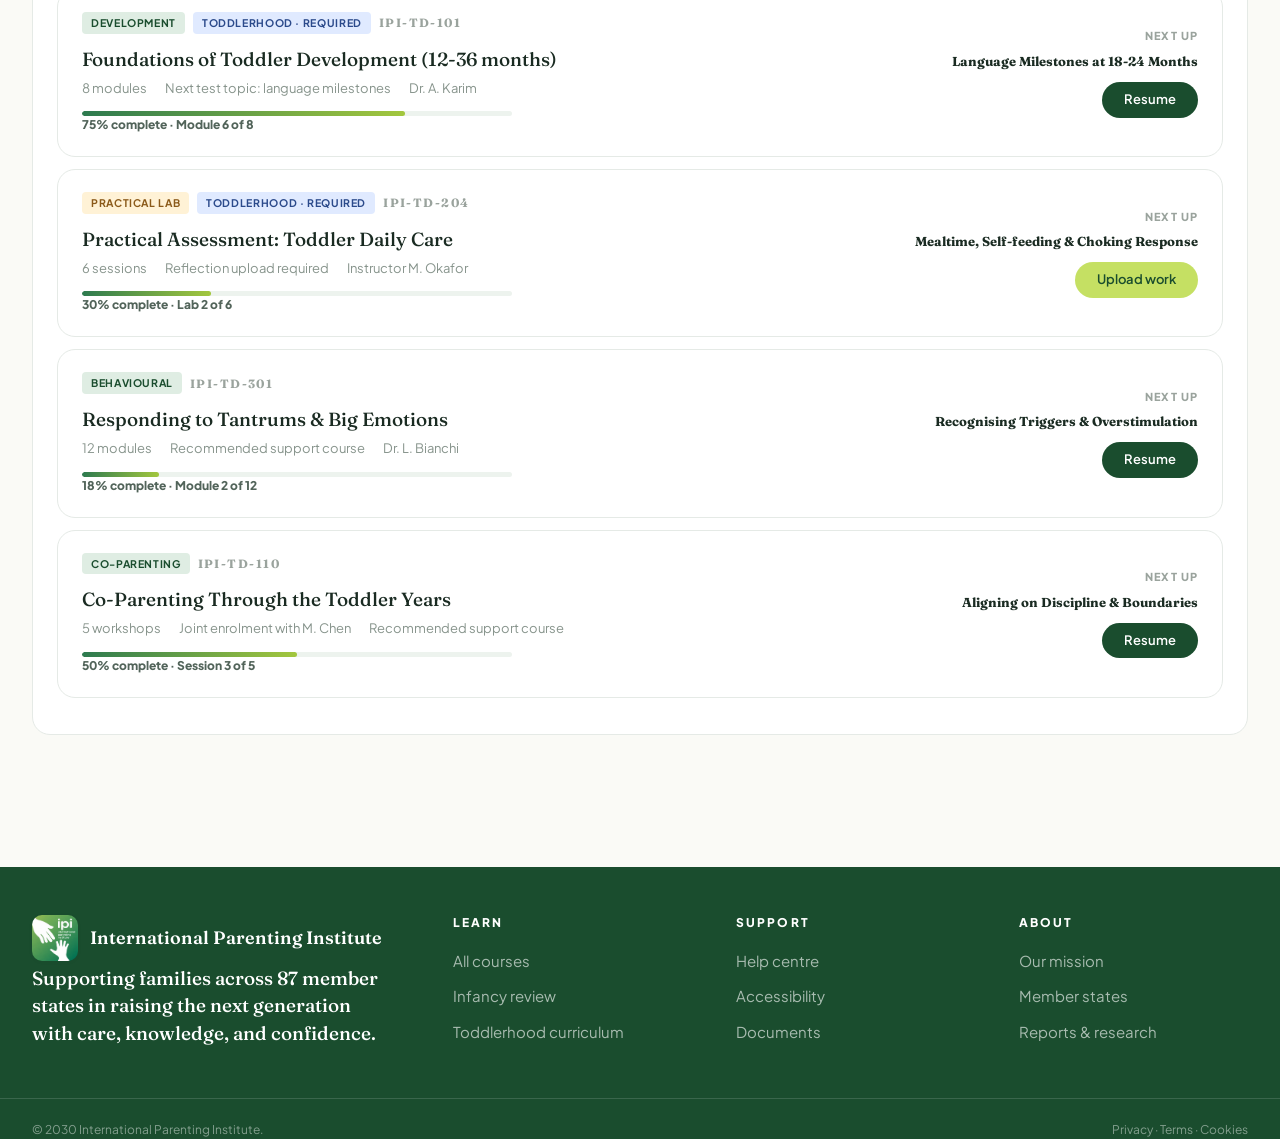
<file: courses.html>
<!DOCTYPE html>
<html lang="en">
<head>
<meta charset="UTF-8">
<meta name="viewport" content="width=device-width, initial-scale=1.0">
<title>IPI Courses — Infancy and Toddlerhood</title>
<link rel="preconnect" href="https://fonts.googleapis.com">
<link rel="preconnect" href="https://fonts.gstatic.com" crossorigin>
<link href="https://fonts.googleapis.com/css2?family=Fraunces:opsz,wght@9..144,400;9..144,500;9..144,600;9..144,700&family=Plus+Jakarta+Sans:wght@400;500;600;700;800&display=swap" rel="stylesheet">
<link rel="stylesheet" href="styles.css">
</head>
<body>
<div class="un-strip"><div class="un-strip-inner"><div class="left"><span class="un-emblem"></span><span>An affiliated body of the United Nations · Established 2028</span></div><div class="right"><a href="#">Accessibility</a><a href="#">Contact</a><a href="#">Member States</a></div></div></div>
<nav class="nav"><div class="nav-inner"><a href="index.html"" class="logo" style="text-decoration:none;"><div class="logo-mark"><img src="ipi_logo.png" alt="IPI"></div><div class="logo-text">International Parenting Institute<small>UN Affiliated · Geneva</small></div></a><div class="nav-links"><a href="index.html">My Learning</a><a href="courses.html" class="active">Courses</a><a href="assessment.html">Assessments</a><a href="submission.html">Documents</a><a href="about.html">About IPI</a></div><div class="nav-actions"><div class="nav-search"><span>Search courses, modules...</span></div><div class="avatar">JD</div></div></div></nav>

<div class="main">
  <div class="page-hero">
    <div>
      <h1>Learning Pathway</h1>
      <p class="sub">You have completed the Infancy phase and are now working through Toddlerhood. Completed phases remain available for review, while active Toddlerhood courses drive the current learning plan and assessments.</p>
    </div>
    <div class="license-card">
      <div class="seal">IPI</div>
      <div class="label">Application status</div>
      <div class="tier">Toddlerhood · In Progress</div>
      <div class="progress-meta">
        <span>Completion</span>
        <strong>62%</strong>
      </div>
      <div class="progress-bar"><div class="progress-fill"></div></div>
      <div class="meta-row">
        <span>IPI-PA-2030-001256</span>
        <span>Valid through Dec 2031</span>
      </div>
    </div>
  </div>

  <section class="phase-slider-wrap" aria-label="Development phase pathway">
    <div class="slider-head">
      <div>
        <div class="phase-num">Early childhood pathway</div>
        <h2>Development phases</h2>
      </div>
      <div class="slider-controls">
        <button class="slider-btn" type="button" data-scroll-phase="prev">Prev</button>
        <button class="slider-btn" type="button" data-scroll-phase="next">Next</button>
      </div>
    </div>
    <div class="phase-slider" id="phaseSlider" tabindex="0">
      <section class="phase phase-slide phase-complete" id="infancy">
        <div class="phase-num">Phase 1 · Completed</div>
        <h3>Infancy</h3>
        <p>0-12 months. Foundational care, sleep safety, feeding, hygiene, health checks, attachment, and emergency response. This phase is complete and available for review only.</p>
        <div class="phase-actions">
          <a class="btn btn-ghost" href="course_review.html?course=IPI-IN-101">Review Infancy</a>
          <button class="btn btn-outline" type="button" data-preview-title="Infancy" data-preview-age="0-12 months" data-preview-status="Completed · review only" data-preview-courses="Safety, Attachment & Sleep Foundations; Feeding, Hygiene & Health Checks; Infant Emergency Response Lab">Preview</button>
        </div>
      </section>
      <section class="phase phase-slide phase-current" id="toddlerhood">
        <div class="phase-num">Phase 2 · Current</div>
        <h3>Toddlerhood</h3>
        <p>12-36 months. Development milestones, daily care, mealtime safety, language, behaviour, and co-parenting. This is the active phase for Jane's application.</p>
        <div class="phase-actions">
          <a class="btn btn-primary" href="#toddlerhood-curriculum">Open Toddlerhood</a>
          <button class="btn btn-outline" type="button" data-preview-title="Toddlerhood" data-preview-age="12-36 months" data-preview-status="Current · 62% complete" data-preview-courses="Foundations of Toddler Development; Toddler Daily Care Practical; Responding to Tantrums & Big Emotions; Co-Parenting Through the Toddler Years">Preview</button>
        </div>
      </section>
      <section class="phase phase-slide phase-upcoming" id="preschool">
        <div class="phase-num">Phase 3 · Upcoming</div>
        <h3>Preschool</h3>
        <p>3-4 years. Independence, social routines, early literacy, emotional expression, group play, and preparing children for structured learning environments.</p>
        <div class="phase-actions">
          <button class="btn btn-outline" type="button" data-preview-title="Preschool" data-preview-age="3-4 years" data-preview-status="Locked · preview available" data-preview-courses="Preschool Readiness; Social Play & Sharing; Early Literacy and Number Sense">Preview</button>
        </div>
      </section>
      <section class="phase phase-slide phase-upcoming" id="school-age">
        <div class="phase-num">Phase 4 · Upcoming</div>
        <h3>School-age</h3>
        <p>5-12 years. School routines, peer relationships, digital safety, resilience, learning support, and parent-school communication across primary years.</p>
        <div class="phase-actions">
          <button class="btn btn-outline" type="button" data-preview-title="School-age" data-preview-age="5-12 years" data-preview-status="Locked · preview available" data-preview-courses="School Transition Support; Peer Relationships and Belonging; Digital Safety for Families">Preview</button>
        </div>
      </section>
      <section class="phase phase-slide phase-upcoming" id="adolescence">
        <div class="phase-num">Phase 5 · Upcoming</div>
        <h3>Adolescence</h3>
        <p>13-18 years. Identity, autonomy, mental wellbeing, family communication, study pressure, risk awareness, and preparation for independent adulthood.</p>
        <div class="phase-actions">
          <button class="btn btn-outline" type="button" data-preview-title="Adolescence" data-preview-age="13-18 years" data-preview-status="Locked · preview available" data-preview-courses="Adolescent Wellbeing; Boundaries and Independence; Family Communication in Later Years">Preview</button>
        </div>
      </section>
    </div>
  </section>

  <section class="panel" id="infancy-curriculum" style="margin-top:24px;">
    <div class="section-head"><h2>Infancy curriculum</h2><div class="meta">3 completed · review only</div></div>
    <div class="course-card is-complete"><div><div class="course-meta"><span class="course-tag">Infancy</span><span class="course-tag tier-2">Completed</span><span class="course-code">IPI-IN-101</span></div><div class="course-title">Infant Safety, Attachment &amp; Sleep Foundations</div><div class="course-stats"><span>0-12 months</span><span>Completed 14 Feb 2030</span><span>Dr. S. Moore</span></div><div class="course-progress-wrap"><div class="course-progress"><div class="fill" style="width:100%"></div></div><div class="course-progress-label">100% complete · Review available</div></div></div><div class="course-action"><div class="next-item">Status<strong>Completed phase material</strong></div><a class="btn btn-ghost" href="course_review.html?course=IPI-IN-101">Review</a></div></div>
    <div class="course-card is-complete"><div><div class="course-meta"><span class="course-tag">Infancy</span><span class="course-tag tier-2">Completed</span><span class="course-code">IPI-IN-120</span></div><div class="course-title">Feeding, Hygiene &amp; Health Checks</div><div class="course-stats"><span>0-12 months</span><span>Completed 28 Feb 2030</span><span>Nurse Educator L. Tan</span></div><div class="course-progress-wrap"><div class="course-progress"><div class="fill" style="width:100%"></div></div><div class="course-progress-label">100% complete · Review available</div></div></div><div class="course-action"><div class="next-item">Status<strong>Completed phase material</strong></div><a class="btn btn-ghost" href="course_review.html?course=IPI-IN-120">Review</a></div></div>
    <div class="course-card is-complete"><div><div class="course-meta"><span class="course-tag practical">Practical Lab</span><span class="course-tag tier-2">Completed</span><span class="course-code">IPI-IN-204</span></div><div class="course-title">Infant Emergency Response Lab</div><div class="course-stats"><span>Practical lab</span><span>Completed 08 Mar 2030</span><span>Centre Sydney</span></div><div class="course-progress-wrap"><div class="course-progress"><div class="fill" style="width:100%"></div></div><div class="course-progress-label">100% complete · Certificate recorded</div></div></div><div class="course-action"><div class="next-item">Status<strong>Completed practical</strong></div><a class="btn btn-ghost" href="course_review.html?course=IPI-IN-204">Review</a></div></div>
  </section>

  <section class="panel" id="toddlerhood-curriculum">
    <div class="section-head"><h2>Toddlerhood curriculum</h2><div class="meta">4 active · 2 required for next assessment</div></div>
    <div class="course-card"><div><div class="course-meta"><span class="course-tag">Development</span><span class="course-tag tier-2">Toddlerhood · Required</span><span class="course-code">IPI-TD-101</span></div><div class="course-title">Foundations of Toddler Development (12-36 months)</div><div class="course-stats"><span>8 modules</span><span>Next test topic: language milestones</span><span>Dr. A. Karim</span></div><div class="course-progress-wrap"><div class="course-progress"><div class="fill" style="width:75%"></div></div><div class="course-progress-label">75% complete · Module 6 of 8</div></div></div><div class="course-action"><div class="next-item">Next up<strong>Language Milestones at 18-24 Months</strong></div><a class="btn btn-primary" href="course_resume.html?course=IPI-TD-101">Resume</a></div></div>
    <div class="course-card"><div><div class="course-meta"><span class="course-tag practical">Practical Lab</span><span class="course-tag tier-2">Toddlerhood · Required</span><span class="course-code">IPI-TD-204</span></div><div class="course-title">Practical Assessment: Toddler Daily Care</div><div class="course-stats"><span>6 sessions</span><span>Reflection upload required</span><span>Instructor M. Okafor</span></div><div class="course-progress-wrap"><div class="course-progress"><div class="fill" style="width:30%"></div></div><div class="course-progress-label">30% complete · Lab 2 of 6</div></div></div><div class="course-action"><div class="next-item">Next up<strong>Mealtime, Self-feeding &amp; Choking Response</strong></div><a class="btn btn-accent" href="submission.html">Upload work</a></div></div>
    <div class="course-card"><div><div class="course-meta"><span class="course-tag">Behavioural</span><span class="course-code">IPI-TD-301</span></div><div class="course-title">Responding to Tantrums &amp; Big Emotions</div><div class="course-stats"><span>12 modules</span><span>Recommended support course</span><span>Dr. L. Bianchi</span></div><div class="course-progress-wrap"><div class="course-progress"><div class="fill" style="width:18%"></div></div><div class="course-progress-label">18% complete · Module 2 of 12</div></div></div><div class="course-action"><div class="next-item">Next up<strong>Recognising Triggers &amp; Overstimulation</strong></div><a class="btn btn-primary" href="course_resume.html?course=IPI-TD-301">Resume</a></div></div>
    <div class="course-card"><div><div class="course-meta"><span class="course-tag">Co-parenting</span><span class="course-code">IPI-TD-110</span></div><div class="course-title">Co-Parenting Through the Toddler Years</div><div class="course-stats"><span>5 workshops</span><span>Joint enrolment with M. Chen</span><span>Recommended support course</span></div><div class="course-progress-wrap"><div class="course-progress"><div class="fill" style="width:50%"></div></div><div class="course-progress-label">50% complete · Session 3 of 5</div></div></div><div class="course-action"><div class="next-item">Next up<strong>Aligning on Discipline &amp; Boundaries</strong></div><a class="btn btn-primary" href="course_resume.html?course=IPI-TD-110">Resume</a></div></div>
  </section>
</div>

<div class="preview-modal" id="phasePreview" hidden>
  <div class="preview-dialog" role="dialog" aria-modal="true" aria-labelledby="previewTitle">
    <button class="preview-close" type="button" aria-label="Close preview">×</button>
    <div class="phase-num" id="previewStatus">Preview</div>
    <h2 id="previewTitle">Phase preview</h2>
    <p id="previewAge" class="preview-age"></p>
    <div class="preview-list" id="previewCourses"></div>
  </div>
</div>

<footer><div class="footer-inner"><div class="footer-brand"><div style="display:flex;align-items:center;gap:12px;margin-bottom:4px;"><div class="logo-mark"><img src="ipi_logo.png" alt="IPI"></div><div style="font-family:Fraunces,serif;font-size:18px;font-weight:600;color:white;">International Parenting Institute</div></div><p class="tagline">Supporting families across 87 member states in raising the next generation with care, knowledge, and confidence.</p></div><div><h5>Learn</h5><a href="courses.html">All courses</a><a href="#infancy-curriculum">Infancy review</a><a href="#toddlerhood-curriculum">Toddlerhood curriculum</a></div><div><h5>Support</h5><a href="#">Help centre</a><a href="#">Accessibility</a><a href="submission.html">Documents</a></div><div><h5>About</h5><a href="about.html">Our mission</a><a href="about.html">Member states</a><a href="about.html">Reports & research</a></div></div><div class="footer-meta"><span>© 2030 International Parenting Institute.</span><span>Privacy · Terms · Cookies</span></div></footer>
<script>
const phaseSlider = document.querySelector("#phaseSlider");
document.querySelectorAll("[data-scroll-phase]").forEach((button) => {
  button.addEventListener("click", () => {
    const direction = button.dataset.scrollPhase === "next" ? 1 : -1;
    phaseSlider.scrollBy({ left: direction * 390, behavior: "smooth" });
  });
});

const previewModal = document.querySelector("#phasePreview");
const previewTitle = document.querySelector("#previewTitle");
const previewStatus = document.querySelector("#previewStatus");
const previewAge = document.querySelector("#previewAge");
const previewCourses = document.querySelector("#previewCourses");

function closePreview() {
  previewModal.hidden = true;
}

document.querySelectorAll("[data-preview-title]").forEach((button) => {
  button.addEventListener("click", () => {
    previewTitle.textContent = button.dataset.previewTitle;
    previewStatus.textContent = button.dataset.previewStatus;
    previewAge.textContent = button.dataset.previewAge;
    previewCourses.innerHTML = "";
    button.dataset.previewCourses.split(";").forEach((course, index) => {
      const item = document.createElement("div");
      item.className = "preview-item";
      const number = document.createElement("span");
      const title = document.createElement("strong");
      number.textContent = index + 1;
      title.textContent = course.trim();
      item.append(number, title);
      previewCourses.appendChild(item);
    });
    previewModal.hidden = false;
  });
});

document.querySelector(".preview-close").addEventListener("click", closePreview);
previewModal.addEventListener("click", (event) => {
  if (event.target === previewModal) closePreview();
});
document.addEventListener("keydown", (event) => {
  if (event.key === "Escape" && !previewModal.hidden) closePreview();
});
</script>
</body>
</html>
</file>
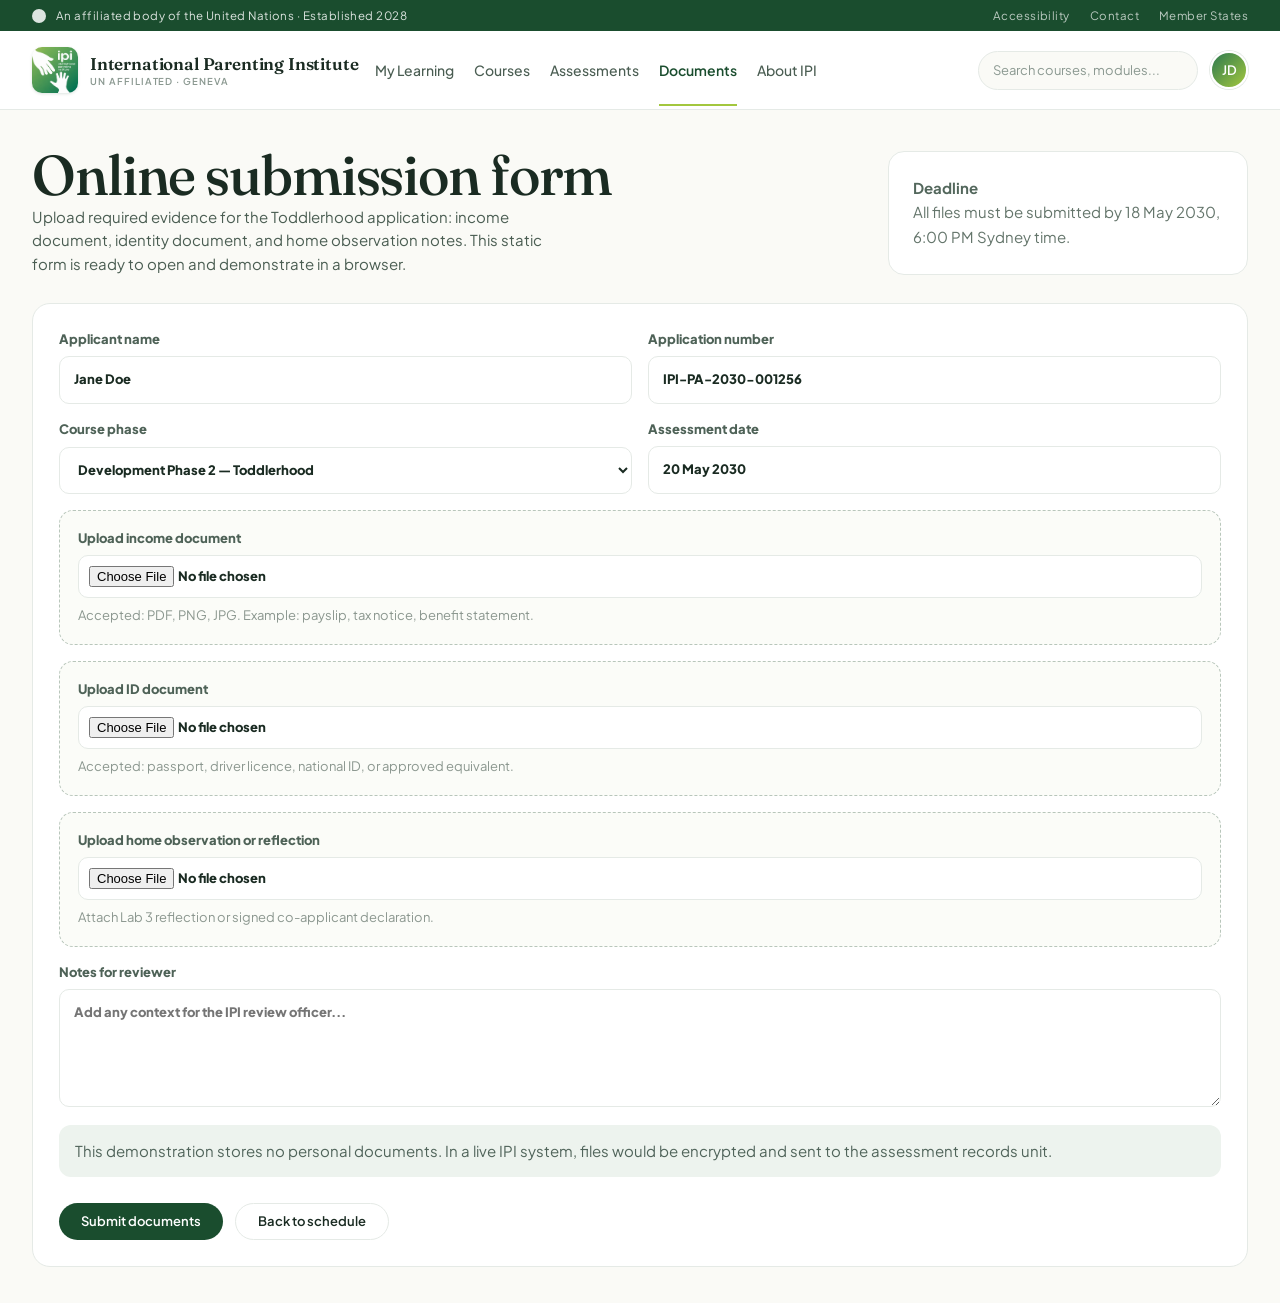
<file: documents.html>
<!DOCTYPE html>
<html lang="en">
<head>
<meta charset="UTF-8">
<meta name="viewport" content="width=device-width, initial-scale=1.0">
<title>Online Submission Form — IPI</title>
<link rel="preconnect" href="https://fonts.googleapis.com">
<link rel="preconnect" href="https://fonts.gstatic.com" crossorigin>
<link href="https://fonts.googleapis.com/css2?family=Fraunces:opsz,wght@9..144,400;9..144,500;9..144,600;9..144,700&family=Plus+Jakarta+Sans:wght@400;500;600;700;800&display=swap" rel="stylesheet">
<link rel="stylesheet" href="styles.css">
</head>
<body>
<div class="un-strip"><div class="un-strip-inner"><div class="left"><span class="un-emblem"></span><span>An affiliated body of the United Nations · Established 2028</span></div><div class="right"><a href="#">Accessibility</a><a href="#">Contact</a><a href="#">Member States</a></div></div></div>
<nav class="nav"><div class="nav-inner"><a href="index.html" class="logo" style="text-decoration:none;"><div class="logo-mark"><img src="ipi_logo.png" alt="IPI"></div><div class="logo-text">International Parenting Institute<small>UN Affiliated · Geneva</small></div></a><div class="nav-links"><a href="index.html">My Learning</a><a href="courses.html">Courses</a><a href="assessment.html">Assessments</a><a href="submission.html" class="active">Documents</a><a href="about.html">About IPI</a></div><div class="nav-actions"><div class="nav-search"><span>Search courses, modules...</span></div><div class="avatar">JD</div></div></div></nav>

<div class="main">
  <div class="page-hero"><div><h1>Online submission form</h1><p class="sub">Upload required evidence for the Toddlerhood application: income document, identity document, and home observation notes. This static form is ready to open and demonstrate in a browser.</p></div><div class="hero-note"><strong>Deadline</strong><p>All files must be submitted by 18 May 2030, 6:00 PM Sydney time.</p></div></div>

  <div class="submission-card">
    <form>
      <div class="form-grid">
        <label>Applicant name<input value="Jane Doe" aria-label="Applicant name"></label>
        <label>Application number<input value="IPI-PA-2030-001256" aria-label="Application number"></label>
        <label>Course phase<select><option>Development Phase 2 — Toddlerhood</option><option>Development Phase 1 — Infancy</option><option>Development Phase 3 — Early Childhood</option></select></label>
        <label>Assessment date<input value="20 May 2030" aria-label="Assessment date"></label>
        <div class="upload-box full"><label>Upload income document<input type="file" accept=".pdf,.png,.jpg,.jpeg"></label><span class="meta">Accepted: PDF, PNG, JPG. Example: payslip, tax notice, benefit statement.</span></div>
        <div class="upload-box full"><label>Upload ID document<input type="file" accept=".pdf,.png,.jpg,.jpeg"></label><span class="meta">Accepted: passport, driver licence, national ID, or approved equivalent.</span></div>
        <div class="upload-box full"><label>Upload home observation or reflection<input type="file" accept=".pdf,.doc,.docx,.png,.jpg,.jpeg"></label><span class="meta">Attach Lab 3 reflection or signed co-applicant declaration.</span></div>
        <label class="full">Notes for reviewer<textarea placeholder="Add any context for the IPI review officer..."></textarea></label>
      </div>
      <p class="notice" style="margin-top:18px;">This demonstration stores no personal documents. In a live IPI system, files would be encrypted and sent to the assessment records unit.</p>
      <div class="form-actions"><button type="button" class="btn btn-primary">Submit documents</button><a href="assessment.html" class="btn btn-ghost">Back to schedule</a></div>
    </form>
  </div>
</div>
</body>
</html>
</file>
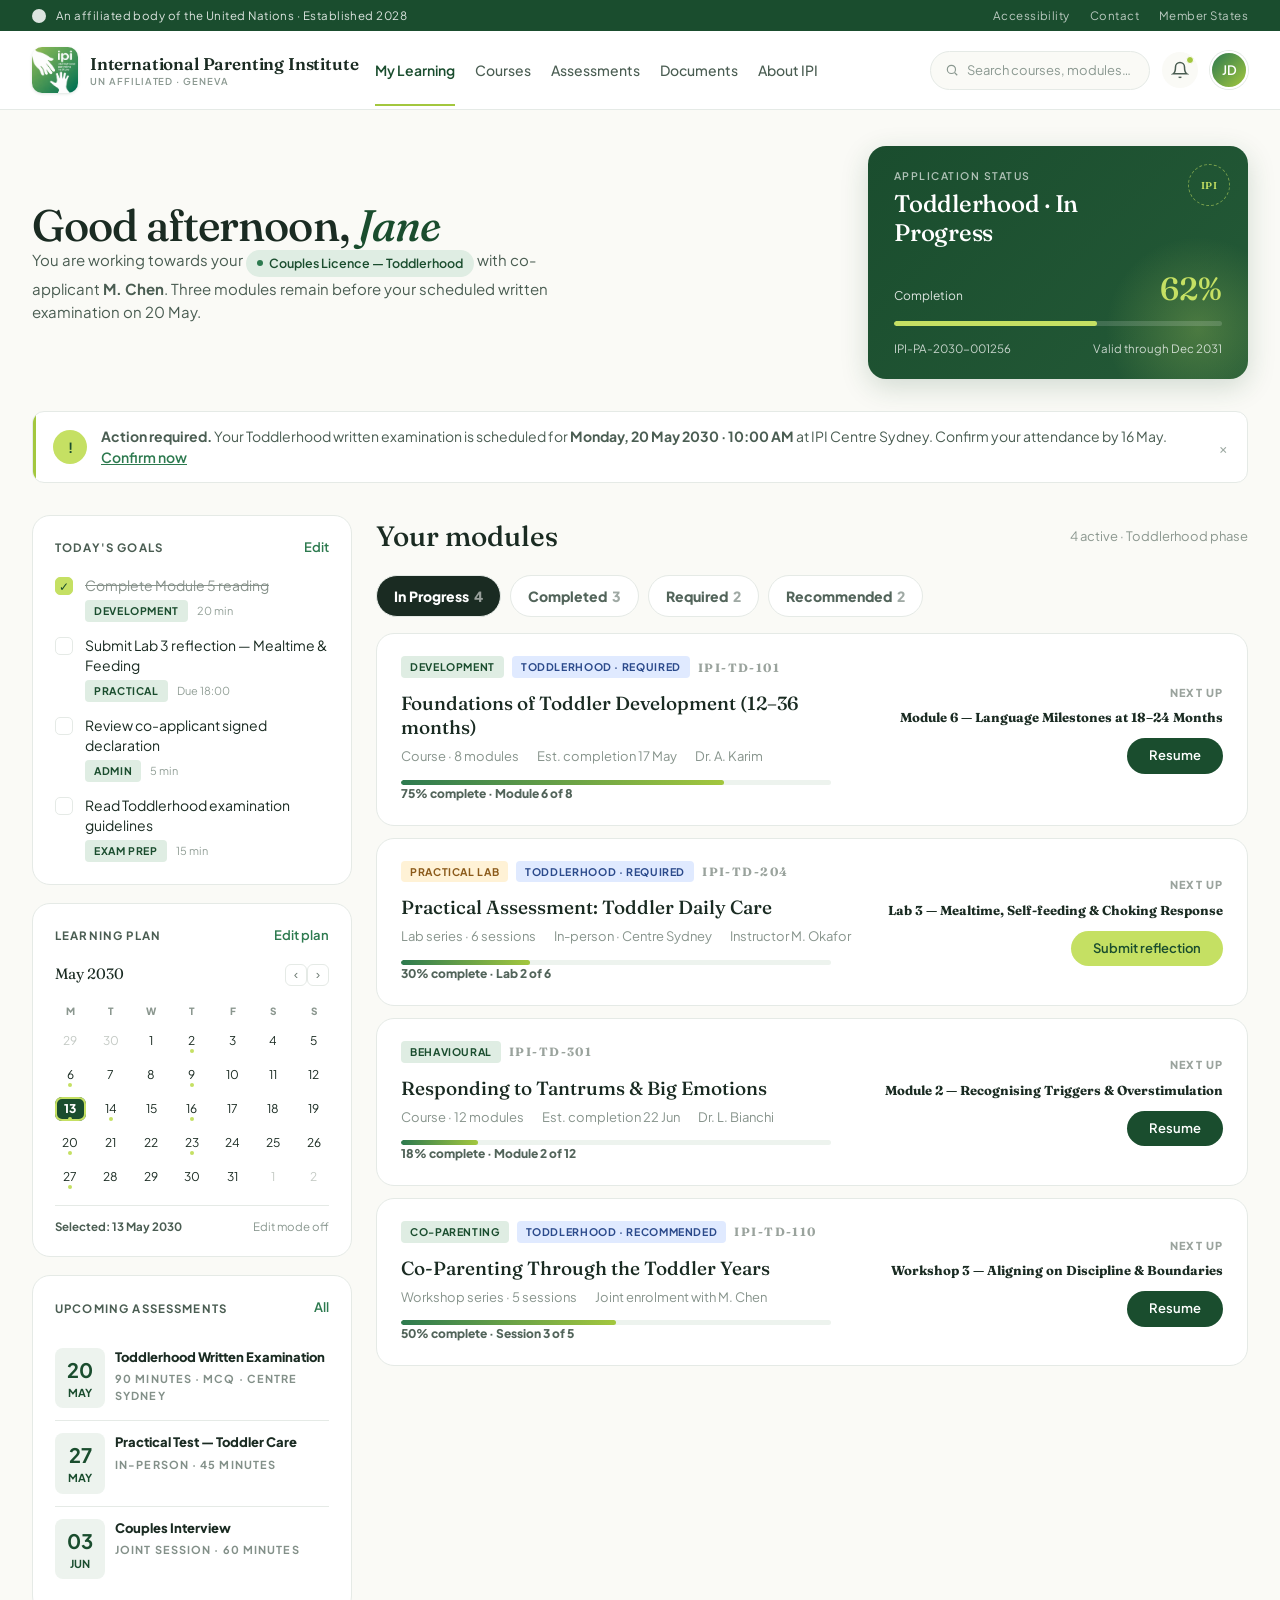
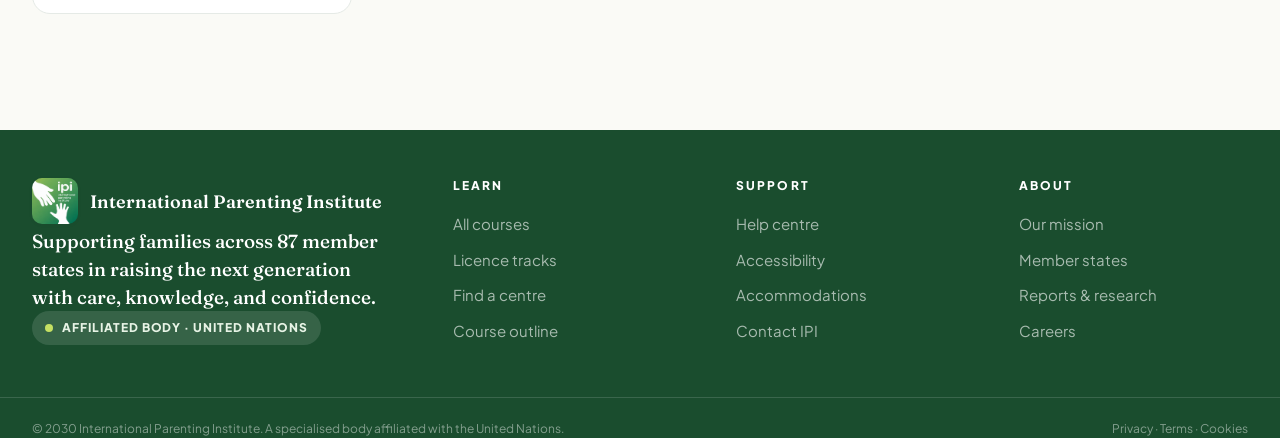
<file: ipi_learning_portal.html>
<!DOCTYPE html>
<html lang="en">
<head>
<meta charset="UTF-8">
<meta name="viewport" content="width=device-width, initial-scale=1.0">
<title>IPI Learning Portal — Your Path to Parenthood</title>
<link rel="preconnect" href="https://fonts.googleapis.com">
<link rel="preconnect" href="https://fonts.gstatic.com" crossorigin>
<link href="https://fonts.googleapis.com/css2?family=Fraunces:opsz,wght@9..144,400;9..144,500;9..144,600;9..144,700&family=Plus+Jakarta+Sans:wght@400;500;600;700&display=swap" rel="stylesheet">
<link rel="stylesheet" href="styles.css">
</head>
<body>

<!-- UN STRIP -->
<div class="un-strip">
  <div class="un-strip-inner">
    <div class="left">
      <span class="un-emblem"></span>
      <span>An affiliated body of the United Nations · Established 2028</span>
    </div>
    <div class="right">
      <a href="https://ipi.int/accessibility">Accessibility</a>
      <a href="https://ipi.int/contact">Contact</a>
      <a href="https://ipi.int/about/member-states">Member States</a>
    </div>
  </div>
</div>

<!-- MAIN NAV -->
<nav class="nav">
  <div class="nav-inner">
    <a href="https://ipi.int" class="logo" style="text-decoration:none;">
      <div class="logo-mark"><img src="ipi_logo.png" alt="IPI"></div>
      <div class="logo-text">
        International Parenting Institute
        <small>UN Affiliated · Geneva</small>
      </div>
    </a>
    <div class="nav-links">
      <a href="ipi_learning_portal.html" class="active">My Learning</a>
      <a href="courses.html">Courses</a>
      <a href="assessment.html">Assessments</a>
      <a href="submission.html">Documents</a>
      <a href="about.html">About IPI</a>
    </div>
    <div class="nav-actions">
      <div class="nav-search">
        <svg width="14" height="14" viewBox="0 0 24 24" fill="none" stroke="currentColor" stroke-width="2"><circle cx="11" cy="11" r="7"/><path d="m21 21-4.3-4.3"/></svg>
        <span>Search courses, modules…</span>
      </div>
      <div class="icon-btn">
        <svg width="18" height="18" viewBox="0 0 24 24" fill="none" stroke="currentColor" stroke-width="2"><path d="M6 8a6 6 0 0 1 12 0c0 7 3 9 3 9H3s3-2 3-9"/><path d="M10.3 21a1.94 1.94 0 0 0 3.4 0"/></svg>
        <span class="badge"></span>
      </div>
      <div class="avatar">JD</div>
    </div>
  </div>
</nav>

<!-- MAIN -->
<div class="main">

  <!-- GREETING -->
  <div class="greeting-row">
    <div class="greeting-text">
      <h1>Good afternoon, <span class="name">Jane</span></h1>
      <p class="sub">
        You are working towards your
        <span class="track">Couples Licence — Toddlerhood</span>
        with co-applicant <strong>M. Chen</strong>. Three modules remain before your scheduled written examination on 20 May.
      </p>
    </div>
    <div class="license-card">
      <div class="seal">IPI</div>
      <div class="label">Application status</div>
      <div class="tier">Toddlerhood · In Progress</div>
      <div class="progress-meta">
        <span>Completion</span>
        <strong>62%</strong>
      </div>
      <div class="progress-bar"><div class="progress-fill"></div></div>
      <div class="meta-row">
        <span>IPI-PA-2030-001256</span>
        <span>Valid through Dec 2031</span>
      </div>
    </div>
  </div>

  <!-- ALERT -->
  <div class="alert">
    <div class="alert-icon">!</div>
    <div class="alert-content">
      <strong>Action required.</strong> Your Toddlerhood written examination is scheduled for <strong>Monday, 20 May 2030 · 10:00 AM</strong> at IPI Centre Sydney. Confirm your attendance by 16 May. <a href="assessment.html">Confirm now</a>
    </div>
    <div class="alert-dismiss">×</div>
  </div>

  <!-- DASHBOARD -->
  <div class="dashboard">

    <!-- SIDEBAR -->
    <aside>

      <!-- TODAY'S GOALS -->
      <div class="card">
        <div class="card-header">
          <div class="card-title">Today's Goals</div>
          <a href="https://learn.ipi.int/me/goals" class="card-link">Edit</a>
        </div>
        <div class="goal-list">
          <div class="goal-item" role="button" tabindex="0" aria-pressed="true">
            <div class="goal-check done"></div>
            <div class="goal-content">
              <div class="goal-text done">Complete Module 5 reading</div>
              <div class="goal-meta"><span class="tag">Development</span><span>20 min</span></div>
            </div>
          </div>
          <div class="goal-item" role="button" tabindex="0" aria-pressed="false">
            <div class="goal-check"></div>
            <div class="goal-content">
              <div class="goal-text">Submit Lab 3 reflection — Mealtime &amp; Feeding</div>
              <div class="goal-meta"><span class="tag">Practical</span><span>Due 18:00</span></div>
            </div>
          </div>
          <div class="goal-item" role="button" tabindex="0" aria-pressed="false">
            <div class="goal-check"></div>
            <div class="goal-content">
              <div class="goal-text">Review co-applicant signed declaration</div>
              <div class="goal-meta"><span class="tag">Admin</span><span>5 min</span></div>
            </div>
          </div>
          <div class="goal-item" role="button" tabindex="0" aria-pressed="false">
            <div class="goal-check"></div>
            <div class="goal-content">
              <div class="goal-text">Read Toddlerhood examination guidelines</div>
              <div class="goal-meta"><span class="tag">Exam prep</span><span>15 min</span></div>
            </div>
          </div>
        </div>
      </div>

      <!-- LEARNING PLAN / CALENDAR -->
      <div class="card learning-plan-card">
        <div class="card-header">
          <div class="card-title">Learning Plan</div>
          <a href="#" class="card-link plan-edit">Edit plan</a>
        </div>
        <div class="cal-head">
          <div class="cal-month">May 2030</div>
          <div class="cal-nav">
            <button>‹</button><button>›</button>
          </div>
        </div>
        <div class="cal-grid">
          <div class="cal-day-name">M</div>
          <div class="cal-day-name">T</div>
          <div class="cal-day-name">W</div>
          <div class="cal-day-name">T</div>
          <div class="cal-day-name">F</div>
          <div class="cal-day-name">S</div>
          <div class="cal-day-name">S</div>

          <div class="cal-day muted" role="button" tabindex="0" data-date="29 Apr 2030">29</div>
          <div class="cal-day muted" role="button" tabindex="0" data-date="30 Apr 2030">30</div>
          <div class="cal-day" role="button" tabindex="0" data-date="1 May 2030">1</div>
          <div class="cal-day scheduled" role="button" tabindex="0" data-date="2 May 2030">2</div>
          <div class="cal-day" role="button" tabindex="0" data-date="3 May 2030">3</div>
          <div class="cal-day" role="button" tabindex="0" data-date="4 May 2030">4</div>
          <div class="cal-day" role="button" tabindex="0" data-date="5 May 2030">5</div>

          <div class="cal-day scheduled" role="button" tabindex="0" data-date="6 May 2030">6</div>
          <div class="cal-day" role="button" tabindex="0" data-date="7 May 2030">7</div>
          <div class="cal-day" role="button" tabindex="0" data-date="8 May 2030">8</div>
          <div class="cal-day scheduled" role="button" tabindex="0" data-date="9 May 2030">9</div>
          <div class="cal-day" role="button" tabindex="0" data-date="10 May 2030">10</div>
          <div class="cal-day" role="button" tabindex="0" data-date="11 May 2030">11</div>
          <div class="cal-day" role="button" tabindex="0" data-date="12 May 2030">12</div>

          <div class="cal-day today scheduled selected" role="button" tabindex="0" data-date="13 May 2030">13</div>
          <div class="cal-day scheduled" role="button" tabindex="0" data-date="14 May 2030">14</div>
          <div class="cal-day" role="button" tabindex="0" data-date="15 May 2030">15</div>
          <div class="cal-day scheduled" role="button" tabindex="0" data-date="16 May 2030">16</div>
          <div class="cal-day" role="button" tabindex="0" data-date="17 May 2030">17</div>
          <div class="cal-day" role="button" tabindex="0" data-date="18 May 2030">18</div>
          <div class="cal-day" role="button" tabindex="0" data-date="19 May 2030">19</div>

          <div class="cal-day scheduled" role="button" tabindex="0" data-date="20 May 2030">20</div>
          <div class="cal-day" role="button" tabindex="0" data-date="21 May 2030">21</div>
          <div class="cal-day" role="button" tabindex="0" data-date="22 May 2030">22</div>
          <div class="cal-day scheduled" role="button" tabindex="0" data-date="23 May 2030">23</div>
          <div class="cal-day" role="button" tabindex="0" data-date="24 May 2030">24</div>
          <div class="cal-day" role="button" tabindex="0" data-date="25 May 2030">25</div>
          <div class="cal-day" role="button" tabindex="0" data-date="26 May 2030">26</div>

          <div class="cal-day scheduled" role="button" tabindex="0" data-date="27 May 2030">27</div>
          <div class="cal-day" role="button" tabindex="0" data-date="28 May 2030">28</div>
          <div class="cal-day" role="button" tabindex="0" data-date="29 May 2030">29</div>
          <div class="cal-day" role="button" tabindex="0" data-date="30 May 2030">30</div>
          <div class="cal-day" role="button" tabindex="0" data-date="31 May 2030">31</div>
          <div class="cal-day muted" role="button" tabindex="0" data-date="1 Jun 2030">1</div>
          <div class="cal-day muted" role="button" tabindex="0" data-date="2 Jun 2030">2</div>
        </div>
        <div class="plan-summary">
          <span class="plan-selected-date">Selected: 13 May 2030</span>
          <span class="plan-edit-hint">Edit mode off</span>
        </div>
      </div>

      <!-- UPCOMING ASSESSMENTS -->
      <div class="card">
        <div class="card-header">
          <div class="card-title">Upcoming Assessments</div>
          <a href="assessment.html" class="card-link">All</a>
        </div>
        <div class="assessment-row">
          <div class="assessment-date"><div class="day">20</div><div class="month">May</div></div>
          <div class="assessment-info">
            <div class="name">Toddlerhood Written Examination</div>
            <div class="type">90 minutes · MCQ · Centre Sydney</div>
          </div>
        </div>
        <div class="assessment-row">
          <div class="assessment-date"><div class="day">27</div><div class="month">May</div></div>
          <div class="assessment-info">
            <div class="name">Practical Test — Toddler Care</div>
            <div class="type">In-person · 45 minutes</div>
          </div>
        </div>
        <div class="assessment-row">
          <div class="assessment-date"><div class="day">03</div><div class="month">Jun</div></div>
          <div class="assessment-info">
            <div class="name">Couples Interview</div>
            <div class="type">Joint session · 60 minutes</div>
          </div>
        </div>
      </div>

    </aside>

    <!-- COURSE LIST -->
    <main>
      <div class="section-head">
        <h2>Your modules</h2>
        <div class="meta">4 active · Toddlerhood phase</div>
      </div>

      <div class="tabs" role="tablist" aria-label="Module filters">
        <button class="tab active" type="button" data-filter="progress">In Progress<span class="count">4</span></button>
        <button class="tab" type="button" data-filter="completed">Completed<span class="count">3</span></button>
        <button class="tab" type="button" data-filter="required">Required<span class="count">2</span></button>
        <button class="tab" type="button" data-filter="recommended">Recommended<span class="count">2</span></button>
      </div>

      <!-- CARD 1 -->
      <div class="course-card module-card" data-status="progress required" data-phase="toddlerhood">
        <div>
          <div class="course-meta">
            <span class="course-tag">Development</span>
            <span class="course-tag tier-2">Toddlerhood · Required</span>
            <span class="course-code">IPI-TD-101</span>
          </div>
          <div class="course-title">Foundations of Toddler Development (12–36 months)</div>
          <div class="course-stats">
            <span>Course · 8 modules</span>
            <span>Est. completion 17 May</span>
            <span>Dr. A. Karim</span>
          </div>
          <div class="course-progress-wrap">
            <div class="course-progress"><div class="fill" style="width: 75%"></div></div>
            <div class="course-progress-label">75% complete · Module 6 of 8</div>
          </div>
        </div>
        <div class="course-action">
          <div class="next-item">Next up<strong>Module 6 — Language Milestones at 18–24 Months</strong></div>
          <a href="course_resume.html?course=IPI-TD-101" class="btn btn-primary">Resume</a>
        </div>
      </div>

      <!-- CARD 2 -->
      <div class="course-card module-card" data-status="progress required" data-phase="toddlerhood">
        <div>
          <div class="course-meta">
            <span class="course-tag practical">Practical Lab</span>
            <span class="course-tag tier-2">Toddlerhood · Required</span>
            <span class="course-code">IPI-TD-204</span>
          </div>
          <div class="course-title">Practical Assessment: Toddler Daily Care</div>
          <div class="course-stats">
            <span>Lab series · 6 sessions</span>
            <span>In-person · Centre Sydney</span>
            <span>Instructor M. Okafor</span>
          </div>
          <div class="course-progress-wrap">
            <div class="course-progress"><div class="fill" style="width: 30%"></div></div>
            <div class="course-progress-label">30% complete · Lab 2 of 6</div>
          </div>
        </div>
        <div class="course-action">
          <div class="next-item">Next up<strong>Lab 3 — Mealtime, Self-feeding &amp; Choking Response</strong></div>
          <a href="submission.html" class="btn btn-accent">Submit reflection</a>
        </div>
      </div>

      <!-- CARD 3 -->
      <div class="course-card module-card" data-status="progress recommended" data-phase="toddlerhood">
        <div>
          <div class="course-meta">
            <span class="course-tag">Behavioural</span>
            <span class="course-code">IPI-TD-301</span>
          </div>
          <div class="course-title">Responding to Tantrums &amp; Big Emotions</div>
          <div class="course-stats">
            <span>Course · 12 modules</span>
            <span>Est. completion 22 Jun</span>
            <span>Dr. L. Bianchi</span>
          </div>
          <div class="course-progress-wrap">
            <div class="course-progress"><div class="fill" style="width: 18%"></div></div>
            <div class="course-progress-label">18% complete · Module 2 of 12</div>
          </div>
        </div>
        <div class="course-action">
          <div class="next-item">Next up<strong>Module 2 — Recognising Triggers &amp; Overstimulation</strong></div>
          <a href="course_resume.html?course=IPI-TD-301" class="btn btn-primary">Resume</a>
        </div>
      </div>

      <!-- CARD 4 -->
      <div class="course-card module-card" data-status="progress recommended" data-phase="toddlerhood">
        <div>
          <div class="course-meta">
            <span class="course-tag">Co-parenting</span>
            <span class="course-tag tier-2">Toddlerhood · Recommended</span>
            <span class="course-code">IPI-TD-110</span>
          </div>
          <div class="course-title">Co-Parenting Through the Toddler Years</div>
          <div class="course-stats">
            <span>Workshop series · 5 sessions</span>
            <span>Joint enrolment with M. Chen</span>
          </div>
          <div class="course-progress-wrap">
            <div class="course-progress"><div class="fill" style="width: 50%"></div></div>
            <div class="course-progress-label">50% complete · Session 3 of 5</div>
          </div>
        </div>
        <div class="course-action">
          <div class="next-item">Next up<strong>Workshop 3 — Aligning on Discipline &amp; Boundaries</strong></div>
          <a href="course_resume.html?course=IPI-TD-110" class="btn btn-primary">Resume</a>
        </div>
      </div>

      <div class="course-card module-card is-complete" data-status="completed" data-phase="infancy" hidden>
        <div>
          <div class="course-meta">
            <span class="course-tag">Infancy</span>
            <span class="course-tag tier-2">Completed</span>
            <span class="course-code">IPI-IN-101</span>
          </div>
          <div class="course-title">Infant Safety, Attachment &amp; Sleep Foundations</div>
          <div class="course-stats">
            <span>0-12 months</span>
            <span>Completed 14 Feb 2030</span>
            <span>Review only</span>
          </div>
          <div class="course-progress-wrap">
            <div class="course-progress"><div class="fill" style="width: 100%"></div></div>
            <div class="course-progress-label">100% complete · Infancy phase completed</div>
          </div>
        </div>
        <div class="course-action">
          <div class="next-item">Status<strong>Completed phase material</strong></div>
          <a href="course_review.html?course=IPI-IN-101" class="btn btn-ghost">Review</a>
        </div>
      </div>

      <div class="course-card module-card is-complete" data-status="completed" data-phase="infancy" hidden>
        <div>
          <div class="course-meta">
            <span class="course-tag">Infancy</span>
            <span class="course-tag tier-2">Completed</span>
            <span class="course-code">IPI-IN-120</span>
          </div>
          <div class="course-title">Feeding, Hygiene &amp; Health Checks</div>
          <div class="course-stats">
            <span>0-12 months</span>
            <span>Completed 28 Feb 2030</span>
            <span>Review only</span>
          </div>
          <div class="course-progress-wrap">
            <div class="course-progress"><div class="fill" style="width: 100%"></div></div>
            <div class="course-progress-label">100% complete · Infancy phase completed</div>
          </div>
        </div>
        <div class="course-action">
          <div class="next-item">Status<strong>Completed phase material</strong></div>
          <a href="course_review.html?course=IPI-IN-120" class="btn btn-ghost">Review</a>
        </div>
      </div>

      <div class="course-card module-card is-complete" data-status="completed" data-phase="infancy" hidden>
        <div>
          <div class="course-meta">
            <span class="course-tag practical">Practical Lab</span>
            <span class="course-tag tier-2">Completed</span>
            <span class="course-code">IPI-IN-204</span>
          </div>
          <div class="course-title">Infant Emergency Response Lab</div>
          <div class="course-stats">
            <span>Practical lab</span>
            <span>Completed 08 Mar 2030</span>
            <span>Certificate recorded</span>
          </div>
          <div class="course-progress-wrap">
            <div class="course-progress"><div class="fill" style="width: 100%"></div></div>
            <div class="course-progress-label">100% complete · Infancy phase completed</div>
          </div>
        </div>
        <div class="course-action">
          <div class="next-item">Status<strong>Completed practical</strong></div>
          <a href="course_review.html?course=IPI-IN-204" class="btn btn-ghost">Review</a>
        </div>
      </div>
    </main>

  </div>
</div>

<!-- FOOTER -->
<footer>
  <div class="footer-inner">
    <div class="footer-brand">
      <div style="display:flex; align-items:center; gap:12px; margin-bottom:4px;">
        <div class="logo-mark"><img src="ipi_logo.png" alt="IPI"></div>
        <div style="font-family:'Fraunces',serif; font-size:18px; font-weight:600; color:white;">International Parenting Institute</div>
      </div>
      <p class="tagline">Supporting families across 87 member states in raising the next generation with care, knowledge, and confidence.</p>
      <div class="un-badge">
        <span style="width:8px; height:8px; border-radius:50%; background:var(--accent); display:inline-block;"></span>
        Affiliated body · United Nations
      </div>
    </div>
    <div>
      <h5>Learn</h5>
      <a href="courses.html">All courses</a>
      <a href="https://ipi.int/licence">Licence tracks</a>
      <a href="https://ipi.int/centres">Find a centre</a>
      <a href="courses.html#toddlerhood">Course outline</a>
    </div>
    <div>
      <h5>Support</h5>
      <a href="https://ipi.int/help">Help centre</a>
      <a href="https://ipi.int/accessibility">Accessibility</a>
      <a href="https://ipi.int/accommodations">Accommodations</a>
      <a href="https://ipi.int/contact">Contact IPI</a>
    </div>
    <div>
      <h5>About</h5>
      <a href="https://ipi.int/about/mission">Our mission</a>
      <a href="https://ipi.int/about/member-states">Member states</a>
      <a href="https://ipi.int/research">Reports &amp; research</a>
      <a href="https://ipi.int/careers">Careers</a>
    </div>
  </div>
  <div class="footer-meta">
    <span>© 2030 International Parenting Institute. A specialised body affiliated with the United Nations.</span>
    <span>Privacy · Terms · Cookies</span>
  </div>
</footer>

<script>
  document.querySelectorAll(".goal-item").forEach((item) => {
    const toggleGoal = () => {
      const isDone = item.getAttribute("aria-pressed") === "true";
      item.setAttribute("aria-pressed", String(!isDone));
      item.querySelector(".goal-check")?.classList.toggle("done", !isDone);
      item.querySelector(".goal-text")?.classList.toggle("done", !isDone);
    };

    item.addEventListener("click", toggleGoal);
    item.addEventListener("keydown", (event) => {
      if (event.key === "Enter" || event.key === " ") {
        event.preventDefault();
        toggleGoal();
      }
    });
  });

  const learningPlan = document.querySelector(".learning-plan-card");
  if (learningPlan) {
    const editPlan = learningPlan.querySelector(".plan-edit");
    const selectedDate = learningPlan.querySelector(".plan-selected-date");
    const editHint = learningPlan.querySelector(".plan-edit-hint");
    const days = learningPlan.querySelectorAll(".cal-day");

    const selectDay = (day) => {
      days.forEach((item) => item.classList.remove("selected"));
      day.classList.add("selected");
      selectedDate.textContent = `Selected: ${day.dataset.date}`;
    };

    days.forEach((day) => {
      const choose = () => {
        selectDay(day);
        if (learningPlan.classList.contains("editing")) {
          day.classList.toggle("scheduled");
          editHint.textContent = day.classList.contains("scheduled")
            ? "Plan added for selected date"
            : "Plan removed for selected date";
        }
      };

      day.addEventListener("click", choose);
      day.addEventListener("keydown", (event) => {
        if (event.key === "Enter" || event.key === " ") {
          event.preventDefault();
          choose();
        }
      });
    });

    editPlan.addEventListener("click", (event) => {
      event.preventDefault();
      const isEditing = learningPlan.classList.toggle("editing");
      editPlan.textContent = isEditing ? "Save plan" : "Edit plan";
      editHint.textContent = isEditing
        ? "Editing: click dates to add or remove plans"
        : "Edit mode off";
    });
  }

  const moduleTabs = document.querySelectorAll(".tabs .tab");
  const moduleCards = document.querySelectorAll(".module-card");
  const moduleMeta = document.querySelector(".section-head .meta");
  const moduleSummaries = {
    progress: "4 active · Toddlerhood phase",
    completed: "3 completed · Infancy review",
    required: "2 required · Toddlerhood assessment",
    recommended: "2 recommended · Toddlerhood support"
  };

  moduleTabs.forEach((tab) => {
    tab.addEventListener("click", () => {
      const filter = tab.dataset.filter;
      moduleTabs.forEach((item) => item.classList.toggle("active", item === tab));
      moduleCards.forEach((card) => {
        const matches = card.dataset.status.split(" ").includes(filter);
        card.hidden = !matches;
      });
      if (moduleMeta) moduleMeta.textContent = moduleSummaries[filter];
    });
  });
</script>
</body>
</html>
</file>
<file: styles.css>
:root {
  --bg: #FAFAF6;
  --surface: #FFFFFF;
  --primary-deep: #1A4D2E;
  --primary: #2D7A4F;
  --primary-soft: #DFEDE3;
  --accent: #C5E063;
  --accent-dark: #A3C73E;
  --text: #1A2B22;
  --text-secondary: #4A5D52;
  --text-muted: #8A9890;
  --border: #E5EAE6;
  --bg-soft: #EDF3EE;
  --radius: 12px;
  --radius-lg: 18px;
  --ink: var(--text);
  --muted: var(--text-muted);
  --green: var(--primary-deep);
  --green-2: var(--primary);
  --line: var(--border);
  --paper: var(--bg);
  --card: var(--surface);
  --soft: var(--bg-soft);
  --blue: #E0EAFF;
  --gold: #FFF2D6;
  --shadow: 0 8px 28px rgba(26, 77, 46, 0.18);
}

* { margin: 0; padding: 0; box-sizing: border-box; }
body {
  margin: 0;
  color: var(--text);
  background: var(--bg);
  font-family: "Plus Jakarta Sans", system-ui, -apple-system, BlinkMacSystemFont, "Segoe UI", sans-serif;
  font-size: 15px;
  line-height: 1.5;
  -webkit-font-smoothing: antialiased;
}
a { color: inherit; }
.un-strip { background: var(--primary-deep); color: rgba(255,255,255,.85); font-size: 11.5px; padding: 7px 0; letter-spacing: .04em; }
.un-strip-inner, .nav-inner, .main, .footer-inner, .footer-meta {
  max-width: 1280px;
  width: 100%;
  margin: 0 auto;
  padding-left: 32px;
  padding-right: 32px;
}
.un-strip-inner { display: flex; align-items: center; justify-content: space-between; gap: 18px; }
.un-strip .left { display: flex; align-items: center; gap: 10px; }
.un-strip .right { display: flex; align-items: center; gap: 20px; }
.un-emblem { width: 14px; height: 14px; border-radius: 50%; background: rgba(255,255,255,.85); display: inline-block; }
.un-strip a { text-decoration: none; color: rgba(255,255,255,.70); }

.nav { background: var(--surface); border-bottom: 1px solid var(--border); position: sticky; top: 0; z-index: 50; }
.nav-inner { min-height: auto; display: flex; align-items: center; gap: 28px; padding-top: 16px; padding-bottom: 16px; }
.logo { display: flex; align-items: center; gap: 12px; min-width: 315px; flex: 0 0 315px; }
.logo-mark { width: 46px; height: 46px; border-radius: 10px; overflow: hidden; flex: 0 0 auto; box-shadow: 0 1px 3px rgba(26, 77, 46, .15); }
.logo-mark img { width: 100%; height: 100%; object-fit: cover; display: block; }
.logo-text { font-family: Fraunces, Georgia, serif; font-size: 17px; font-weight: 600; line-height: 1.15; letter-spacing: -.01em; color: var(--text); white-space: nowrap; }
.logo-text small { display: block; margin-top: 2px; color: var(--text-muted); font: 600 9.5px/1.1 "Plus Jakarta Sans"; letter-spacing: .1em; text-transform: uppercase; white-space: nowrap; }
.nav-links { display: flex; align-items: center; gap: 20px; flex: 1; font-size: 14px; }
.nav-links a { text-decoration: none; color: var(--text-secondary); padding: 6px 0; border-bottom: 0; position: relative; white-space: nowrap; font-weight: 500; }
.nav-links a.active { color: var(--primary-deep); font-weight: 600; }
.nav-links a.active::after { content: ""; position: absolute; bottom: -19px; left: 0; right: 0; height: 2px; background: var(--accent-dark); }
.nav-actions { display: flex; align-items: center; gap: 12px; }
.nav-search { width: 220px; border: 1px solid var(--border); border-radius: 999px; display: flex; align-items: center; gap: 8px; padding: 9px 14px; color: var(--text-muted); font-size: 13px; background: var(--bg); }
.icon-btn, .avatar { width: 36px; height: 36px; border-radius: 50%; display: grid; place-items: center; background: var(--bg); position: relative; color: var(--text-secondary); }
.badge { position: absolute; top: 4px; right: 4px; width: 8px; height: 8px; border-radius: 50%; background: var(--accent-dark); border: 1.5px solid #fff; }
.avatar { width: 38px; height: 38px; background: linear-gradient(135deg, var(--primary), var(--accent-dark)); color: #fff; font-weight: 600; border: 2px solid #fff; box-shadow: 0 0 0 1px var(--border); font-size: 13px; }

.main { padding-top: 36px; padding-bottom: 36px; }
.greeting-row { display: grid; grid-template-columns: 1fr 380px; gap: 36px; align-items: center; margin-bottom: 32px; }
h1, h2, h3 { font-family: Fraunces, Georgia, serif; font-weight: 500; margin: 0; }
h1 { font-size: 44px; line-height: 1.05; letter-spacing: -.02em; }
h1 .name { color: var(--primary-deep); font-style: italic; font-weight: 500; }
.sub { max-width: 540px; color: var(--text-secondary); line-height: 1.55; font-size: 15px; }
.track, .pill { display: inline-flex; align-items: center; gap: 6px; background: var(--primary-soft); color: var(--primary-deep); border-radius: 999px; padding: 4px 11px; font-weight: 600; font-size: 12.5px; }
.track:before, .pill:before { content: ""; width: 6px; height: 6px; border-radius: 50%; background: var(--primary); }
.license-card { background: linear-gradient(135deg, var(--primary-deep) 0%, #245A37 100%); color: #fff; border-radius: var(--radius-lg); padding: 22px 26px; box-shadow: var(--shadow); position: relative; overflow: hidden; }
.license-card::before { content: ""; position: absolute; right: -50px; bottom: -50px; width: 200px; height: 200px; border-radius: 50%; background: radial-gradient(circle, rgba(197,224,99,.25), transparent 65%); }
.license-card .seal { position: absolute; right: 18px; top: 18px; width: 42px; height: 42px; border: 1.5px dashed rgba(197,224,99,.55); border-radius: 50%; display: grid; place-items: center; color: var(--accent); font: 600 10px Fraunces; letter-spacing: .02em; }
.license-card .label { color: rgba(255,255,255,.65); text-transform: uppercase; letter-spacing: .14em; font-size: 10.5px; font-weight: 600; }
.license-card .tier { margin: 5px 0 18px; padding-right: 72px; font: 500 24px Fraunces; letter-spacing: -.01em; position: relative; z-index: 1; }
.progress-meta { display: flex; justify-content: space-between; align-items: baseline; margin: 0 0 8px; color: rgba(255,255,255,.85); font-size: 12px; position: relative; z-index: 1; }
.progress-meta strong { color: var(--accent); font-size: 32px; font-weight: 500; font-family: Fraunces, Georgia, serif; }
.progress-bar, .course-progress { height: 5px; background: rgba(255,255,255,.15); border-radius: 3px; overflow: hidden; margin: 0; position: relative; z-index: 1; }
.progress-fill, .fill { height: 100%; width: 62%; background: var(--accent); border-radius: inherit; }
.meta-row { display: flex; justify-content: space-between; gap: 12px; color: rgba(255,255,255,.75); font-size: 11.5px; margin-top: 14px; position: relative; z-index: 1; }

.alert { background: var(--surface); border: 1px solid var(--border); border-radius: var(--radius); display: flex; align-items: center; gap: 14px; padding: 14px 20px; margin-bottom: 32px; font-size: 14px; position: relative; overflow: hidden; box-shadow: none; }
.alert::before { content: ""; position: absolute; left: 0; top: 0; bottom: 0; width: 3px; background: var(--accent-dark); }
.alert-icon { width: 34px; height: 34px; border-radius: 50%; background: var(--accent); color: var(--primary-deep); display: grid; place-items: center; font-weight: 700; flex: 0 0 auto; }
.alert-content { flex: 1; color: var(--text-secondary); line-height: 1.5; }
.alert-content a, .card-link { color: var(--primary); font-weight: 600; }
.alert-dismiss { color: #9ba7a0; }

.dashboard { display: grid; grid-template-columns: 320px 1fr; gap: 24px; align-items: start; }
aside { display: grid; gap: 18px; }
.card, .course-card, .panel, .test-cover, .submission-card {
  background: var(--surface);
  border: 1px solid var(--border);
  border-radius: var(--radius-lg);
  box-shadow: none;
}
.card { padding: 22px; }
.application-card { padding: 22px; }
.application-card p { color: var(--text-secondary); font-size: 14px; line-height: 1.55; margin-top: 10px; margin-bottom: 22px; }
.application-card .btn { margin: 0; }
.card-header, .section-head { display: flex; align-items: center; justify-content: space-between; gap: 18px; margin-bottom: 18px; }
.card-title { text-transform: uppercase; letter-spacing: .1em; font-size: 11.5px; font-weight: 700; color: var(--text-secondary); }
.card-link { font-size: 13px; text-decoration: none; }
.goal-list { display: grid; gap: 14px; }
.goal-item { display: flex; gap: 12px; cursor: pointer; border-radius: 8px; padding: 2px; margin: -2px; }
.goal-item:hover .goal-text { color: var(--primary-deep); }
.goal-item:focus-visible { outline: 2px solid var(--accent-dark); outline-offset: 3px; }
.goal-check { width: 18px; height: 18px; border: 1px solid var(--line); border-radius: 5px; flex: 0 0 auto; margin-top: 1px; }
.goal-check.done { background: var(--accent); border-color: var(--accent); }
.goal-check.done:after { content: "✓"; display: block; text-align: center; font-size: 12px; color: var(--green); font-weight: 800; }
.goal-text { font-size: 14px; line-height: 1.4; }
.goal-text.done { text-decoration: line-through; color: #87928b; }
.goal-meta { display: flex; gap: 9px; align-items: center; color: #93a098; font-size: 11px; margin-top: 5px; }
.tag, .course-tag { background: var(--primary-soft); color: var(--primary-deep); border-radius: 4px; padding: 3px 9px; text-transform: uppercase; letter-spacing: .06em; font-size: 10.5px; font-weight: 700; }
.cal-head { display: flex; justify-content: space-between; align-items: center; margin-bottom: 18px; font-family: Fraunces; }
.cal-nav button { width: 22px; height: 22px; border: 1px solid var(--line); background: #fff; border-radius: 6px; color: #6f7c74; }
.cal-grid { display: grid; grid-template-columns: repeat(7, 1fr); gap: 10px; text-align: center; font-size: 12px; }
.cal-day-name { color: #8b978f; font-weight: 800; font-size: 10px; }
.cal-day { min-height: 24px; border-radius: 7px; display: grid; place-items: center; position: relative; cursor: pointer; }
.cal-day:focus-visible { outline: 2px solid var(--accent-dark); outline-offset: 2px; }
.cal-day.scheduled:after { content: ""; width: 4px; height: 4px; border-radius: 50%; background: var(--accent); position: absolute; bottom: 0; }
.cal-day.today { background: var(--green); color: #fff; font-weight: 800; }
.cal-day.selected { box-shadow: inset 0 0 0 2px var(--accent-dark); background: var(--primary-soft); color: var(--primary-deep); font-weight: 800; }
.cal-day.today.selected { background: var(--green); color: #fff; box-shadow: inset 0 0 0 2px var(--accent); }
.learning-plan-card.editing { border-color: var(--accent-dark); background: #fbfdf5; }
.learning-plan-card.editing .cal-day { cursor: copy; }
.plan-summary { display: flex; justify-content: space-between; gap: 10px; margin-top: 16px; padding-top: 13px; border-top: 1px solid var(--border); color: var(--text-muted); font-size: 11.5px; line-height: 1.35; }
.plan-selected-date { color: var(--text-secondary); font-weight: 700; }
.plan-edit-hint { text-align: right; }
.muted { color: #c4cac5; }
.assessment-row { display: grid; grid-template-columns: 48px 1fr; gap: 12px; padding: 12px 0; border-bottom: 1px solid var(--line); }
.assessment-row:last-child { border-bottom: 0; }
.assessment-date { background: var(--bg-soft); border-radius: 8px; text-align: center; padding: 7px 11px; color: var(--primary-deep); font-weight: 700; min-width: 50px; }
.assessment-date .day { font-size: 20px; }
.assessment-date .month { font-size: 11px; text-transform: uppercase; }
.assessment-info .name { font-weight: 800; font-size: 13px; }
.assessment-info .type { margin-top: 4px; color: #839089; font-size: 11px; text-transform: uppercase; letter-spacing: .1em; font-weight: 700; }

.section-head h2 { font-size: 28px; }
.meta { color: #8b978f; font-size: 13px; }
.tabs { display: flex; flex-wrap: wrap; gap: 9px; margin: 8px 0 16px; }
.tab { border: 1px solid var(--line); border-radius: 999px; padding: 11px 17px; background: #fff; color: #52645a; font-size: 14px; font-weight: 800; font-family: inherit; cursor: pointer; }
.tab.active { background: var(--ink); color: #fff; }
.module-card[hidden] { display: none; }
.count { opacity: .55; margin-left: 5px; }
.course-card { display: grid; grid-template-columns: 1fr auto; gap: 28px; padding: 22px 24px; margin-bottom: 12px; align-items: center; transition: border-color .2s, transform .2s, box-shadow .2s; }
.course-card.is-complete { background: #fbfcf8; }
.course-meta { display: flex; flex-wrap: wrap; align-items: center; gap: 8px; margin-bottom: 13px; }
.course-tag.tier-2 { background: var(--blue); color: #2B4A8B; }
.course-tag.practical { background: var(--gold); color: #8B5A1A; }
.course-code { font: 700 12px Fraunces; letter-spacing: .12em; color: #9aa39d; }
.course-title { font: 500 19px Fraunces; margin-bottom: 8px; }
.course-stats { display: flex; flex-wrap: wrap; gap: 18px; color: #87948c; font-size: 13px; }
.course-progress-wrap { max-width: 430px; margin-top: 13px; }
.course-progress { background: var(--bg-soft); }
.course-progress .fill { background: linear-gradient(90deg, var(--primary), var(--accent-dark)); }
.course-progress-label { color: #52645a; font-size: 12px; font-weight: 800; }
.course-action { text-align: right; display: grid; gap: 13px; justify-items: end; }
.next-item { color: #9aa39d; text-transform: uppercase; letter-spacing: .1em; font-size: 11px; font-weight: 800; }
.next-item strong { display: block; color: var(--ink); text-transform: none; letter-spacing: 0; margin-top: 8px; font: 700 13px Fraunces; }
.btn { display: inline-flex; align-items: center; justify-content: center; min-height: 0; border-radius: 999px; padding: 10px 22px; text-decoration: none; border: 0; font-weight: 600; font-size: 13px; line-height: 1.2; cursor: pointer; font-family: inherit; gap: 6px; }
.btn-primary { background: var(--primary-deep); color: #fff; }
.btn-accent { background: var(--accent); color: var(--primary-deep); }
.btn-ghost, .btn-outline { border: 1px solid var(--border); color: var(--text); background: transparent; }

.page-hero { display: grid; grid-template-columns: 1fr minmax(260px, 360px); gap: 28px; align-items: end; margin-bottom: 28px; }
.page-hero h1 { font-size: clamp(38px, 4.5vw, 56px); }
.hero-note { background: #fff; border: 1px solid var(--line); border-radius: 16px; padding: 24px; color: #53675c; line-height: 1.6; }
.hero-note .btn { margin: 24px 0 0; }
.content-grid { display: grid; grid-template-columns: 1fr 330px; gap: 24px; align-items: start; }
.assessment-page .page-hero,
.assessment-page .content-grid { grid-template-columns: 1fr 390px; }
.panel { padding: 24px; margin-bottom: 16px; }
.panel h2 { font-size: 27px; margin-bottom: 16px; }
.phase-grid { display: grid; grid-template-columns: repeat(3, 1fr); gap: 14px; }
.phase { background: #fbfcf8; border: 1px solid var(--line); border-radius: 12px; padding: 18px; }
.phase-grid-two { grid-template-columns: repeat(2, 1fr); }
.phase-current { border-color: var(--accent-dark); box-shadow: inset 0 4px 0 var(--accent-dark); }
.phase-complete { background: #fff; }
.phase .btn { margin-top: 18px; }
.phase-slider-wrap { margin-bottom: 24px; }
.slider-head { display: flex; align-items: end; justify-content: space-between; gap: 18px; margin-bottom: 14px; }
.slider-head h2 { font-size: 28px; margin-top: 8px; }
.slider-controls { display: flex; gap: 8px; }
.slider-btn { border: 1px solid var(--line); background: var(--surface); border-radius: 999px; padding: 9px 15px; color: var(--text-secondary); font: 700 12px "Plus Jakarta Sans"; cursor: pointer; }
.slider-btn:hover { border-color: var(--accent-dark); color: var(--primary-deep); }
.phase-slider { display: grid; grid-auto-flow: column; grid-auto-columns: minmax(310px, 380px); gap: 16px; overflow-x: auto; overscroll-behavior-x: contain; scroll-snap-type: x mandatory; padding: 4px 2px 14px; scrollbar-color: var(--accent-dark) var(--bg-soft); }
.phase-slider::-webkit-scrollbar { height: 9px; }
.phase-slider::-webkit-scrollbar-track { background: var(--bg-soft); border-radius: 999px; }
.phase-slider::-webkit-scrollbar-thumb { background: var(--accent-dark); border-radius: 999px; }
.phase-slide { min-height: 250px; scroll-snap-align: start; display: flex; flex-direction: column; justify-content: space-between; }
.phase-upcoming { background: #fff; opacity: .96; }
.phase-upcoming .phase-num { color: #78877f; }
.phase-actions { display: flex; flex-wrap: wrap; gap: 10px; align-items: center; margin-top: 18px; }
.phase-actions .btn, .phase .phase-actions .btn { margin-top: 0; }
.phase-num { color: var(--green); font-weight: 800; font-size: 12px; letter-spacing: .14em; text-transform: uppercase; }
.phase h3 { margin-top: 10px; font-size: 21px; }
.phase p, .panel p, .hero-note p { color: #64756b; line-height: 1.65; }
.preview-modal { position: fixed; inset: 0; background: rgba(26,43,34,.42); z-index: 80; display: grid; place-items: center; padding: 24px; }
.preview-modal[hidden] { display: none; }
.preview-dialog { width: min(520px, 100%); background: var(--surface); border-radius: var(--radius-lg); border: 1px solid var(--border); box-shadow: var(--shadow); padding: 26px; position: relative; }
.preview-close { position: absolute; top: 14px; right: 14px; width: 32px; height: 32px; border: 1px solid var(--border); border-radius: 50%; background: var(--bg); color: var(--text-secondary); font-size: 20px; line-height: 1; cursor: pointer; }
.preview-dialog h2 { font-size: 30px; margin: 10px 42px 8px 0; }
.preview-age { color: var(--text-secondary); margin-bottom: 18px; }
.preview-list { display: grid; gap: 10px; }
.preview-item { display: grid; grid-template-columns: 34px 1fr; gap: 12px; align-items: center; padding: 12px; border: 1px solid var(--border); border-radius: var(--radius); background: #fbfcf8; }
.preview-item span { width: 34px; height: 34px; border-radius: 50%; display: grid; place-items: center; background: var(--primary-soft); color: var(--primary-deep); font-weight: 800; }
.lesson-list { display: grid; gap: 10px; }
.lesson { display: grid; grid-template-columns: 42px 1fr auto; gap: 14px; align-items: center; padding: 14px; border: 1px solid var(--line); border-radius: 12px; background: #fff; }
.lesson .num { width: 42px; height: 42px; border-radius: 50%; display: grid; place-items: center; background: var(--soft); color: var(--green); font-weight: 800; }
.lesson strong { display: block; }
.lesson span { color: #829188; font-size: 13px; }
.timeline { display: grid; gap: 12px; }
.timeline-row { display: grid; grid-template-columns: 112px 1fr; gap: 18px; border-left: 3px solid var(--line); padding: 4px 0 12px 16px; }
.timeline-row.current { border-left-color: var(--accent); }
.timeline-date { font-weight: 800; color: var(--green); }
.test-cover { padding: 34px; border-top: 8px solid var(--green); }
.cover-title { font: 600 36px Fraunces; margin: 20px 0; }
.cover-grid { display: grid; grid-template-columns: repeat(2, 1fr); gap: 14px; }
.cover-field { border: 1px solid var(--line); border-radius: 10px; padding: 13px; }
.cover-field span { display: block; color: #7f8f86; font-size: 11px; text-transform: uppercase; letter-spacing: .12em; font-weight: 800; margin-bottom: 5px; }
.schedule-table { width: 100%; border-collapse: collapse; overflow: hidden; border-radius: 12px; }
.schedule-table th, .schedule-table td { border-bottom: 1px solid var(--line); padding: 14px; text-align: left; vertical-align: top; }
.schedule-table th { background: var(--soft); color: #4b6255; font-size: 12px; text-transform: uppercase; letter-spacing: .12em; }
.submission-card { padding: 26px; }
.form-actions { display: flex; gap: 12px; flex-wrap: wrap; margin-top: 26px; }
.form-actions .btn { margin: 0; }
.form-grid { display: grid; grid-template-columns: repeat(2, 1fr); gap: 16px; }
label { display: grid; gap: 7px; color: #4e6257; font-size: 13px; font-weight: 800; }
input, select, textarea { width: 100%; border: 1px solid var(--line); border-radius: 10px; padding: 13px 14px; font: inherit; color: var(--ink); background: #fff; }
textarea { min-height: 118px; resize: vertical; }
.upload-box { border: 1px dashed #b8c6bb; border-radius: 14px; padding: 18px; background: #fbfcf8; display: grid; gap: 8px; }
.upload-box input { padding: 10px; background: #fff; }
.full { grid-column: 1 / -1; }
.notice { background: var(--soft); border-radius: 12px; padding: 14px 16px; color: #50645a; line-height: 1.55; }
.about-stat-grid { display: grid; grid-template-columns: repeat(4, 1fr); gap: 14px; margin: 24px 0; }
.about-stat { background: var(--surface); border: 1px solid var(--border); border-radius: var(--radius-lg); padding: 20px; }
.about-stat strong { display: block; color: var(--primary-deep); font: 600 32px Fraunces, Georgia, serif; line-height: 1; margin-bottom: 8px; }
.about-stat span { color: var(--text-secondary); font-size: 12px; font-weight: 700; text-transform: uppercase; letter-spacing: .08em; }
.about-values { display: grid; grid-template-columns: repeat(3, 1fr); gap: 14px; }
.value-card { background: #fbfcf8; border: 1px solid var(--border); border-radius: var(--radius); padding: 18px; }
.value-card h3 { font-size: 21px; margin-bottom: 8px; }
.value-card p { color: var(--text-secondary); line-height: 1.6; }
.about-list { display: grid; gap: 12px; margin-top: 14px; }
.about-list-item { display: grid; grid-template-columns: 44px 1fr; gap: 14px; align-items: start; padding: 14px; border: 1px solid var(--border); border-radius: var(--radius); background: #fff; }
.about-list-item .num { width: 44px; height: 44px; border-radius: 50%; background: var(--primary-soft); color: var(--primary-deep); display: grid; place-items: center; font-weight: 800; }
.about-list-item strong { display: block; margin-bottom: 4px; }
.about-list-item span { color: var(--text-secondary); line-height: 1.55; }
.course-cover { background: linear-gradient(135deg, var(--primary-deep), #346d43); color: white; border-radius: var(--radius-lg); padding: 34px; box-shadow: var(--shadow); position: relative; overflow: hidden; }
.course-cover::after { content: ""; position: absolute; right: -70px; bottom: -80px; width: 260px; height: 260px; border-radius: 50%; background: radial-gradient(circle, rgba(197,224,99,.28), transparent 68%); }
.course-cover .course-meta, .course-cover h1, .course-cover p, .course-cover .course-progress-wrap { position: relative; z-index: 1; }
.course-cover h1 { max-width: 760px; margin: 20px 0 14px; color: white; }
.course-cover p { color: rgba(255,255,255,.78); max-width: 720px; line-height: 1.65; }
.course-cover .course-tag { background: rgba(255,255,255,.16); color: white; }
.course-cover .course-tag.tier-2 { background: rgba(224,234,255,.24); color: white; }
.course-cover .course-progress { background: rgba(255,255,255,.18); }
.course-cover .course-progress-label { color: rgba(255,255,255,.82); }
.detail-grid { display: grid; grid-template-columns: 1fr 330px; gap: 24px; align-items: start; margin-top: 24px; }
.module-list { display: grid; gap: 10px; }
.module-row { display: grid; grid-template-columns: 42px 1fr auto; gap: 14px; align-items: center; padding: 14px; border: 1px solid var(--border); border-radius: var(--radius); background: white; }
.module-row .num { width: 42px; height: 42px; border-radius: 50%; display: grid; place-items: center; background: var(--primary-soft); color: var(--primary-deep); font-weight: 800; }
.module-row strong { display: block; }
.module-row span { color: var(--text-secondary); font-size: 13px; }

footer { background: var(--primary-deep); color: rgba(255,255,255,.75); padding: 48px 0 0; margin-top: 80px; }
.footer-inner { display: grid; grid-template-columns: 1.6fr 1fr 1fr 1fr; gap: 54px; }
.footer-brand .tagline { color: #fff; font: 500 19px/1.45 Fraunces; max-width: 360px; }
.un-badge { display: inline-flex; align-items: center; gap: 9px; border-radius: 999px; background: rgba(255,255,255,.12); padding: 8px 13px; color: #e7f3e5; font-weight: 800; font-size: 12px; letter-spacing: .08em; text-transform: uppercase; }
footer h5 { color: #fff; font: 800 12px "Plus Jakarta Sans"; letter-spacing: .18em; text-transform: uppercase; margin: 0 0 20px; }
footer a { display: block; color: rgba(255,255,255,.62); text-decoration: none; margin: 0 0 13px; }
.footer-meta { border-top: 1px solid rgba(255,255,255,.14); display: flex; justify-content: space-between; gap: 16px; margin-top: 42px; padding-top: 22px; font-size: 12px; color: rgba(255,255,255,.46); }

@media (max-width: 960px) {
  .nav-inner { flex-wrap: wrap; padding: 14px 0; gap: 14px; }
  .nav-links { order: 3; width: 100%; overflow-x: auto; gap: 18px; }
  .nav-links a { padding: 8px 0 10px; }
  .nav-search { display: none; }
  .logo { flex-basis: auto; min-width: 0; }
  .greeting-row, .dashboard, .page-hero, .content-grid, .detail-grid, .footer-inner { grid-template-columns: 1fr; }
  .course-card { grid-template-columns: 1fr; }
  .course-action { text-align: left; justify-items: start; }
  .phase-grid, .form-grid, .cover-grid, .about-stat-grid, .about-values { grid-template-columns: 1fr; }
  .full { grid-column: auto; }
}

@media (max-width: 1180px) and (min-width: 961px) {
  .nav-inner { gap: 20px; }
  .nav-links { gap: 16px; }
  .nav-search { display: none; }
}

@media (max-width: 620px) {
  .un-strip .right { display: none; }
  .un-strip-inner, .nav-inner, .main, .footer-inner, .footer-meta { width: min(100% - 26px, 1210px); }
  .main { padding: 38px 0 58px; }
  .logo { min-width: 0; }
  .logo-text { font-size: 15px; }
  .lesson { grid-template-columns: 42px 1fr; }
  .lesson .btn { grid-column: 1 / -1; }
  .module-row { grid-template-columns: 42px 1fr; }
  .module-row .btn { grid-column: 1 / -1; }
  .timeline-row { grid-template-columns: 1fr; gap: 5px; }
  .footer-meta { flex-direction: column; }
}
</file>
